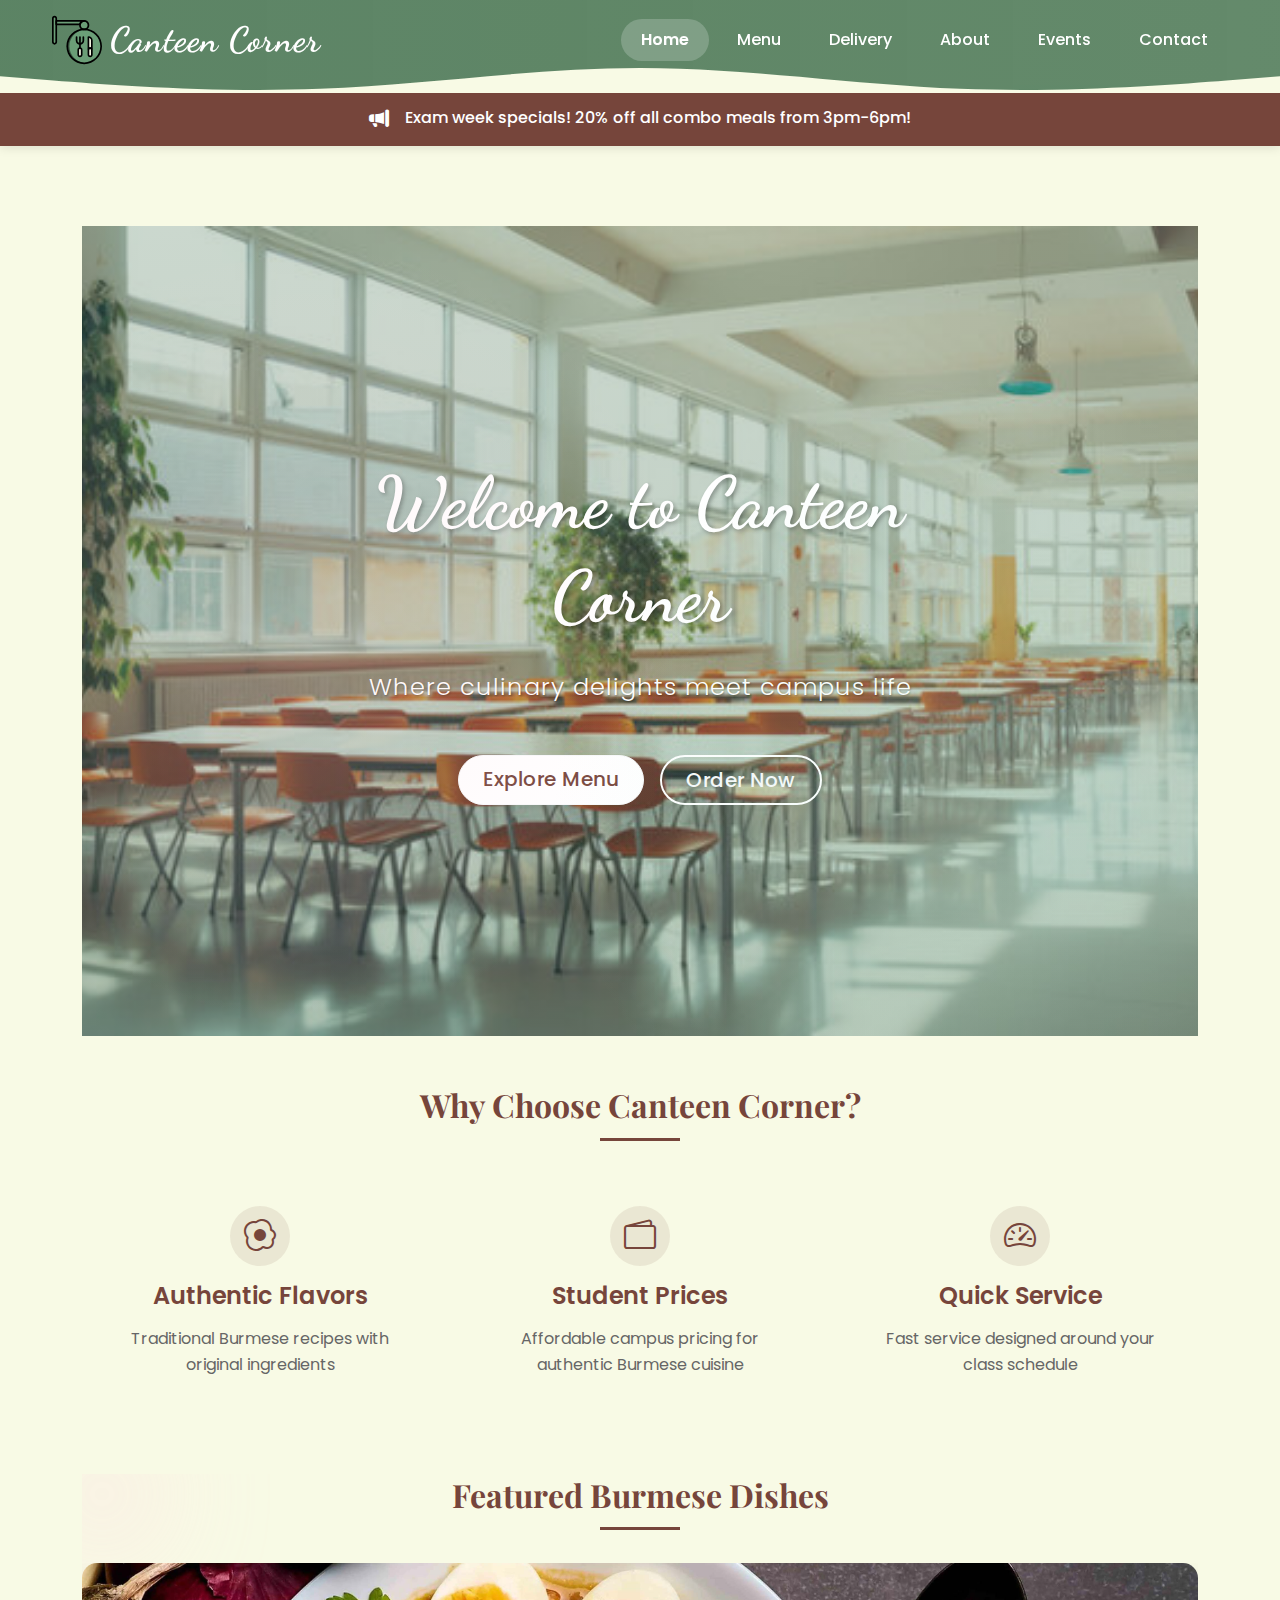
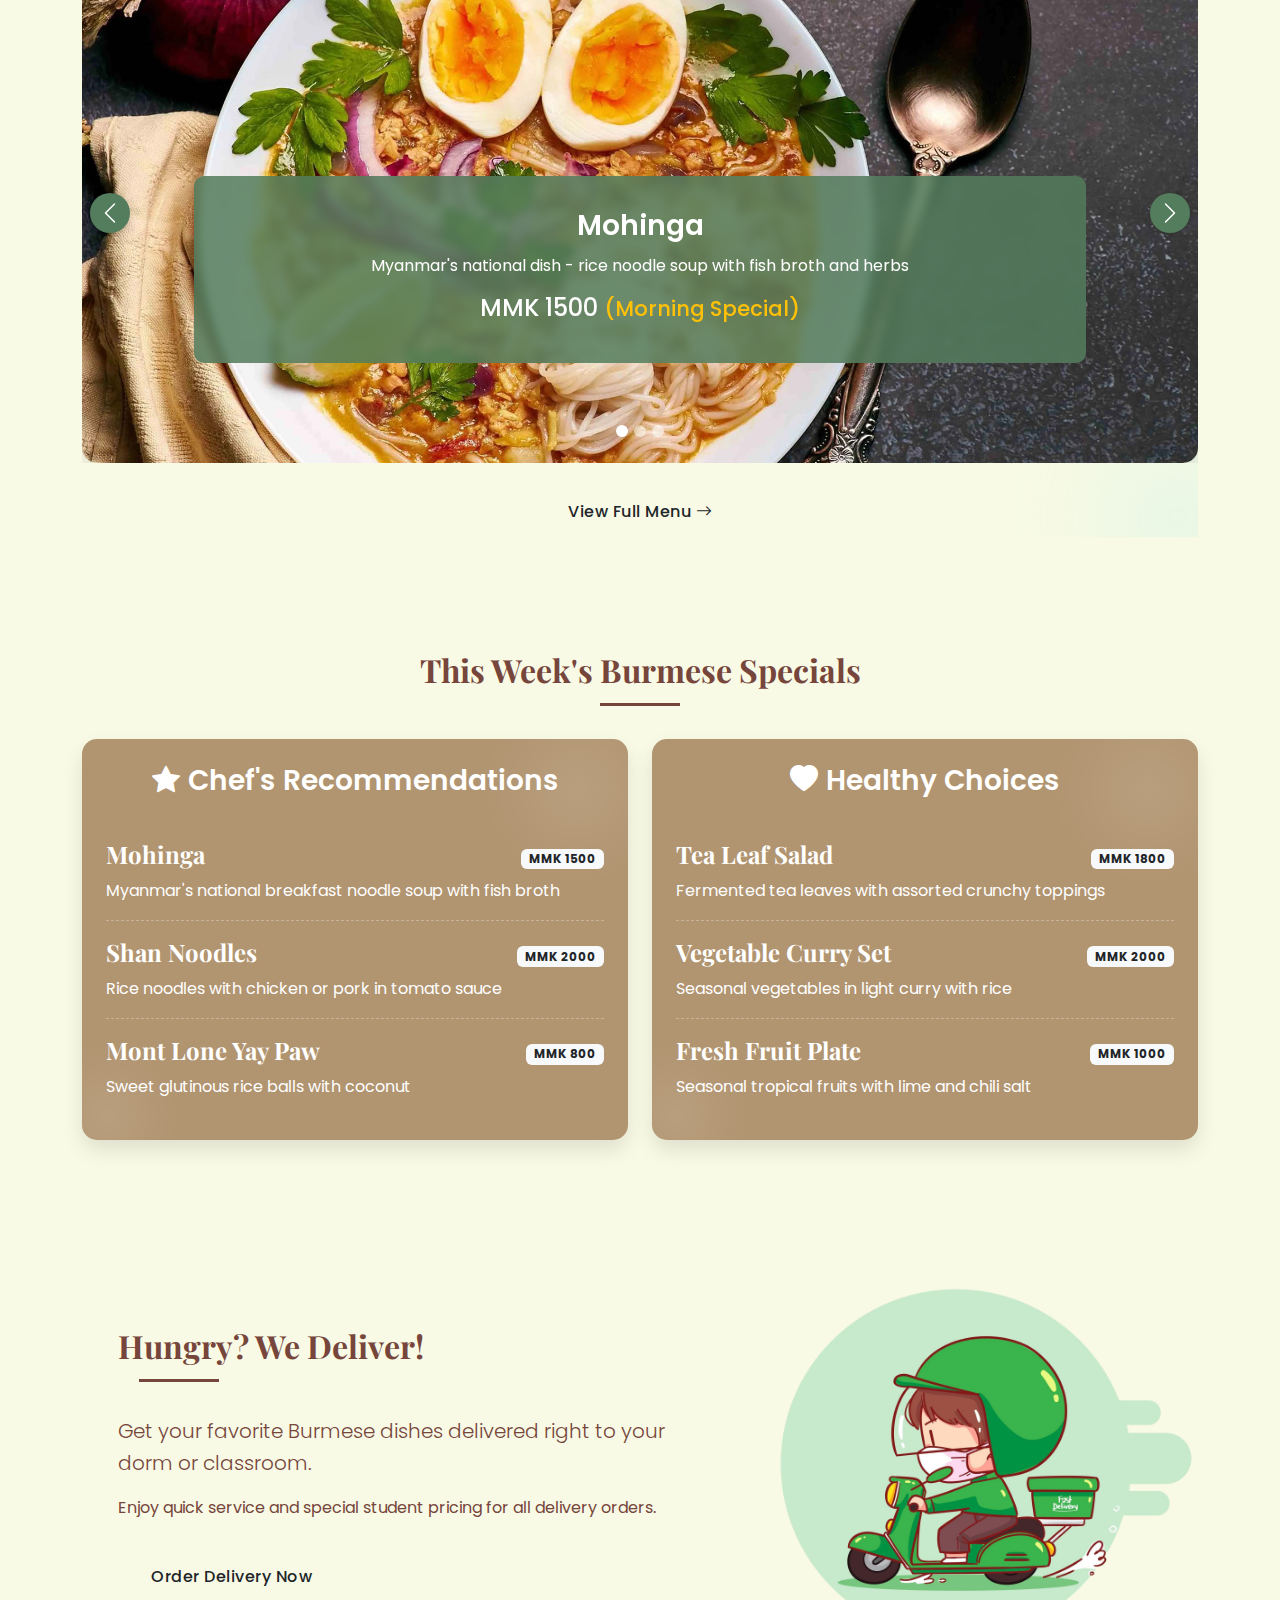
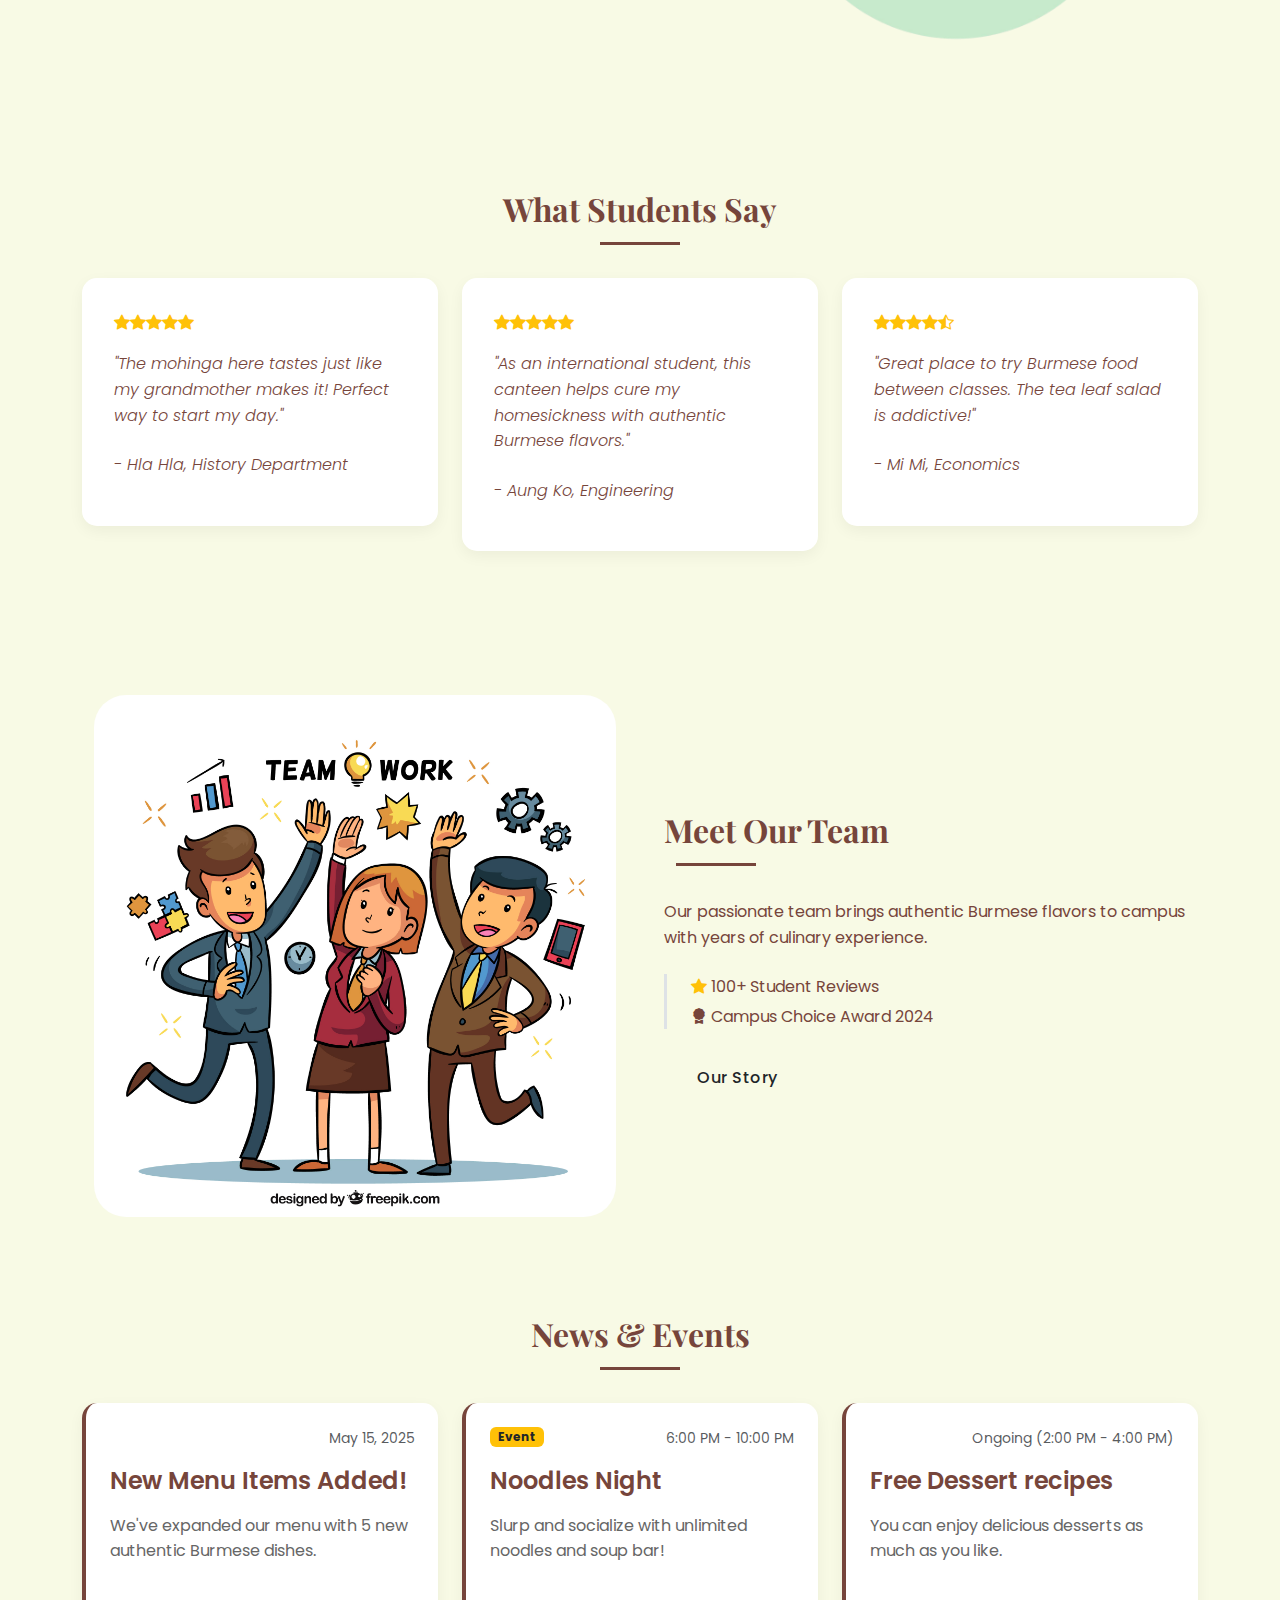
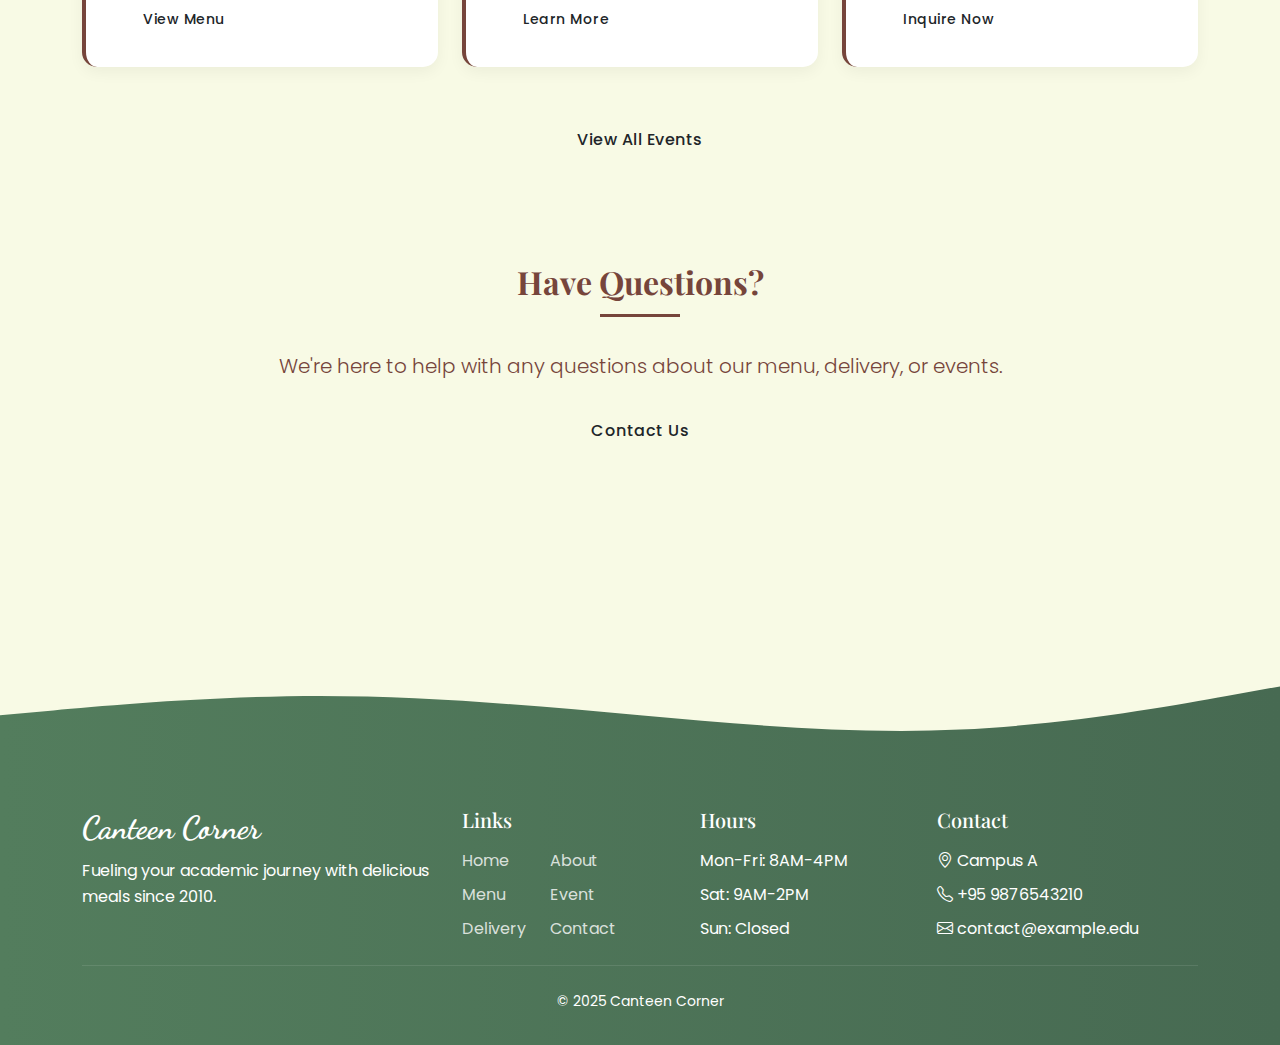
<file: index.html>
<!DOCTYPE html>
<html lang="en">
  <head>
    <meta charset="UTF-8" />
    <meta name="viewport" content="width=device-width, initial-scale=1.0" />
    <meta name="google-site-verification" content="YuxaKa4TpGYKqUxvxGZZw90Ifw2OWvFw82BMSa_TGjQ" />
    <meta
      name="description"
      content="Canteen Corner offers authentic Burmese cuisine at student-friendly prices. Enjoy traditional dishes like Mohinga, Tea Leaf Salad, and Shan Noodles on campus or via delivery."
    />
    <meta
      name="keywords"
      content="Burmese food, campus canteen, student meals, Mohinga, Tea Leaf Salad, affordable dining, NUCS food, NUCS campus"
    />
    <meta name="author" content="Teapots" />

    <title>Home | Canteen Corner</title>
    <link rel="canonical" href="https://canteen-corner.onrender.com/" />
    <link
      rel="icon"
      href="https://canteen-corner.onrender.com/images/layout_logo.svg"
      type="image/x-icon"
    />

    <!-- Custom CSS -->
    <link rel="stylesheet" href="./styles/main.css" />
    <link rel="stylesheet" href="./styles/home.css" />

    <meta property="og:title" content="Canteen Corner" />
    <meta property="og:site_name" content="Canteen Corner" />

    <script type="application/ld+json">
      {
        "@context": "https://schema.org",
        "@type": "WebSite",
        "name": "Canteen Corner",
        "url": "https://canteen-corner.onrender.com/"
      }
    </script>
  </head>
  <body>
    <!-- Navbar -->
    <nav class="navbar navbar-expand-lg navbar-dark">
      <div class="container-fluid navbar-container">
        <a class="navbar-brand" href="index.html">
          <img src="./images/layout_logo.svg" width="50" height="50" alt="" />
          Canteen Corner
        </a>
        <button
          class="navbar-toggler"
          type="button"
          data-bs-toggle="collapse"
          data-bs-target="#navbarNav"
          aria-controls="navbarNav"
          aria-expanded="false"
          aria-label="Toggle navigation"
        >
          <i class="bi bi-list"></i>
        </button>
        <div class="collapse navbar-collapse" id="navbarNav">
          <ul class="navbar-nav ms-auto">
            <li class="nav-item active">
              <a class="nav-link" href="index.html">Home</a>
            </li>
            <li class="nav-item">
              <a class="nav-link" href="menu.html#breakfast">Menu</a>
            </li>
            <li class="nav-item">
              <a class="nav-link" href="delivery.html">Delivery</a>
            </li>
            <li class="nav-item">
              <a class="nav-link" href="about.html">About</a>
            </li>
            <li class="nav-item">
              <a class="nav-link" href="event.html">Events</a>
            </li>
            <li class="nav-item">
              <a class="nav-link" href="contact.html">Contact</a>
            </li>
          </ul>
        </div>
      </div>
    </nav>

    <!-- Announcement Ticker -->
    <div class="announcement-ticker">
      <div class="ticker-content">
        <span class="ticker-icon"><i class="bi bi-megaphone-fill"></i></span>
        <span class="ticker-text">Exam week specials! 20% off all combo meals from 3pm-6pm!</span>
      </div>
    </div>

    <!-- Main Content -->
    <main class="main-content">
      <div class="container">
        <!-- Hero Section -->
        <section class="hero-section">
          <div class="container">
            <div class="row">
              <div class="col-lg-8 mx-auto text-center">
                <h1 class="fw-bold mb-4">Welcome to Canteen Corner</h1>
                <p class="lead mb-5">Where culinary delights meet campus life</p>
                <div class="d-flex gap-3 justify-content-center">
                  <a href="menu.html#breakfast" class="btn btn-light btn-lg px-4 py-2"
                    >Explore Menu</a
                  >
                  <a href="delivery.html" class="btn btn-outline-light btn-lg px-4 py-2"
                    >Order Now</a
                  >
                </div>
              </div>
            </div>
          </div>
        </section>

        <!-- Features Section -->
        <section class="features-section pt-5">
          <div class="container">
            <h2 class="section-title mb-5">Why Choose Canteen Corner?</h2>
            <div class="row g-5 text-center">
              <div class="col-md-4">
                <div class="feature-item">
                  <div class="feature-icon-wrapper mb-3">
                    <i class="bi bi-egg-fried feature-icon"></i>
                  </div>
                  <h3 class="h4 mb-3">Authentic Flavors</h3>
                  <p class="mb-0">Traditional Burmese recipes with original ingredients</p>
                </div>
              </div>

              <div class="col-md-4">
                <div class="feature-item">
                  <div class="feature-icon-wrapper mb-3">
                    <i class="bi bi-wallet2 feature-icon"></i>
                  </div>
                  <h3 class="h4 mb-3">Student Prices</h3>
                  <p class="mb-0">Affordable campus pricing for authentic Burmese cuisine</p>
                </div>
              </div>

              <div class="col-md-4">
                <div class="feature-item">
                  <div class="feature-icon-wrapper mb-3">
                    <i class="bi bi-speedometer2 feature-icon"></i>
                  </div>
                  <h3 class="h4 mb-3">Quick Service</h3>
                  <p class="mb-0">Fast service designed around your class schedule</p>
                </div>
              </div>
            </div>
          </div>
        </section>

        <!-- Featured Dishes Carousel -->
        <section class="carousel-container">
          <h2 class="section-title">Featured Burmese Dishes</h2>
          <div id="featuredCarousel" class="carousel slide" data-bs-ride="carousel">
            <div class="carousel-indicators">
              <button
                type="button"
                data-bs-target="#featuredCarousel"
                data-bs-slide-to="0"
                class="active"
              ></button>
              <button
                type="button"
                data-bs-target="#featuredCarousel"
                data-bs-slide-to="1"
              ></button>
              <button
                type="button"
                data-bs-target="#featuredCarousel"
                data-bs-slide-to="2"
              ></button>
            </div>
            <div class="carousel-inner">
              <div
                class="carousel-item active"
                style="background-image: url('./images/home/mohinga.jpg')"
              >
                <div class="carousel-caption">
                  <h3>Mohinga</h3>
                  <p>Myanmar's national dish - rice noodle soup with fish broth and herbs</p>
                  <p class="h4">MMK 1500 <small class="text-warning">(Morning Special)</small></p>
                </div>
              </div>
              <div
                class="carousel-item"
                style="background-image: url('./images/home/tea-leaf.png')"
              >
                <div class="carousel-caption">
                  <h3>Tea Leaf Salad (Lahpet Thoke)</h3>
                  <p>Fermented tea leaves with crispy beans, nuts, and sesame seeds</p>
                  <p class="h4">MMK 1800 <small class="text-warning">(Signature Dish)</small></p>
                </div>
              </div>
              <div class="carousel-item" style="background-image: url('./images/home/noodle.jpg')">
                <div class="carousel-caption">
                  <h3>Ohn No Khao Swè</h3>
                  <p>Coconut chicken noodles with boiled egg and crispy toppings</p>
                  <p class="h4">MMK 1800 <small class="text-warning">(Best Seller)</small></p>
                </div>
              </div>
            </div>
            <button
              class="carousel-control-prev"
              type="button"
              data-bs-target="#featuredCarousel"
              data-bs-slide="prev"
            >
              <span class="carousel-control-prev-icon" aria-hidden="true"></span>
              <span class="visually-hidden">Previous</span>
            </button>
            <button
              class="carousel-control-next"
              type="button"
              data-bs-target="#featuredCarousel"
              data-bs-slide="next"
            >
              <span class="carousel-control-next-icon" aria-hidden="true"></span>
              <span class="visually-hidden">Next</span>
            </button>
          </div>
          <div class="d-flex justify-content-center align-items-center mt-4">
            <a href="menu.html#breakfast" class="btn btn-md btn-outline-accent"
              >View Full Menu <i class="bi bi-arrow-right"></i
            ></a>
          </div>
        </section>

        <!-- Menu Highlights -->
        <section class="mb-5 py-5">
          <h2 class="section-title">This Week's Burmese Specials</h2>
          <div class="row g-4">
            <div class="col-lg-6">
              <div class="menu-highlight p-4 h-100">
                <h3 class="text-center mb-4">
                  <i class="bi bi-star-fill me-2"></i>Chef's Recommendations
                </h3>
                <div class="menu-item">
                  <div class="d-flex justify-content-between align-items-center">
                    <h4>Mohinga</h4>
                    <span class="badge bg-light text-dark">MMK 1500</span>
                  </div>
                  <p class="mb-0">Myanmar's national breakfast noodle soup with fish broth</p>
                </div>
                <div class="menu-item">
                  <div class="d-flex justify-content-between align-items-center">
                    <h4>Shan Noodles</h4>
                    <span class="badge bg-light text-dark">MMK 2000</span>
                  </div>
                  <p class="mb-0">Rice noodles with chicken or pork in tomato sauce</p>
                </div>
                <div class="menu-item">
                  <div class="d-flex justify-content-between align-items-center">
                    <h4>Mont Lone Yay Paw</h4>
                    <span class="badge bg-light text-dark">MMK 800</span>
                  </div>
                  <p class="mb-0">Sweet glutinous rice balls with coconut</p>
                </div>
              </div>
            </div>
            <div class="col-lg-6">
              <div class="menu-highlight p-4 h-100">
                <h3 class="text-center mb-4">
                  <i class="bi bi-heart-fill me-2"></i>Healthy Choices
                </h3>
                <div class="menu-item">
                  <div class="d-flex justify-content-between align-items-center">
                    <h4>Tea Leaf Salad</h4>
                    <span class="badge bg-light text-dark">MMK 1800</span>
                  </div>
                  <p class="mb-0">Fermented tea leaves with assorted crunchy toppings</p>
                </div>
                <div class="menu-item">
                  <div class="d-flex justify-content-between align-items-center">
                    <h4>Vegetable Curry Set</h4>
                    <span class="badge bg-light text-dark">MMK 2000</span>
                  </div>
                  <p class="mb-0">Seasonal vegetables in light curry with rice</p>
                </div>
                <div class="menu-item">
                  <div class="d-flex justify-content-between align-items-center">
                    <h4>Fresh Fruit Plate</h4>
                    <span class="badge bg-light text-dark">MMK 1000</span>
                  </div>
                  <p class="mb-0">Seasonal tropical fruits with lime and chili salt</p>
                </div>
              </div>
            </div>
          </div>
        </section>

        <!-- Delivery -->
        <section class="delivery mb-5 py-5">
          <div class="row align-items-center">
            <div class="col-lg-7 mb-4 mb-lg-0 ps-5">
              <h2 class="section-title text-start">Hungry? We Deliver!</h2>
              <p class="lead">
                Get your favorite Burmese dishes delivered right to your dorm or classroom.
              </p>
              <p>Enjoy quick service and special student pricing for all delivery orders.</p>
              <a href="delivery.html" class="btn btn-accent mt-3">Order Delivery Now</a>
            </div>
            <div class="col-lg-5">
              <img src="./images/home/delivery.png" alt="Delivery service" class="img-fluid" />
            </div>
          </div>
        </section>

        <!-- Testimonials -->
        <section class="mb-5 py-5">
          <h2 class="section-title">What Students Say</h2>
          <div class="row g-4">
            <div class="col-md-4">
              <div class="testimonial-card">
                <div class="d-flex mb-3">
                  <i class="bi bi-star-fill text-warning"></i>
                  <i class="bi bi-star-fill text-warning"></i>
                  <i class="bi bi-star-fill text-warning"></i>
                  <i class="bi bi-star-fill text-warning"></i>
                  <i class="bi bi-star-fill text-warning"></i>
                </div>
                <p>
                  "The mohinga here tastes just like my grandmother makes it! Perfect way to start
                  my day."
                </p>
                <p class="testimonial-author">- Hla Hla, History Department</p>
              </div>
            </div>
            <div class="col-md-4">
              <div class="testimonial-card">
                <div class="d-flex mb-3">
                  <i class="bi bi-star-fill text-warning"></i>
                  <i class="bi bi-star-fill text-warning"></i>
                  <i class="bi bi-star-fill text-warning"></i>
                  <i class="bi bi-star-fill text-warning"></i>
                  <i class="bi bi-star-fill text-warning"></i>
                </div>
                <p>
                  "As an international student, this canteen helps cure my homesickness with
                  authentic Burmese flavors."
                </p>
                <p class="testimonial-author">- Aung Ko, Engineering</p>
              </div>
            </div>
            <div class="col-md-4">
              <div class="testimonial-card">
                <div class="d-flex mb-3">
                  <i class="bi bi-star-fill text-warning"></i>
                  <i class="bi bi-star-fill text-warning"></i>
                  <i class="bi bi-star-fill text-warning"></i>
                  <i class="bi bi-star-fill text-warning"></i>
                  <i class="bi bi-star-half text-warning"></i>
                </div>
                <p>
                  "Great place to try Burmese food between classes. The tea leaf salad is
                  addictive!"
                </p>
                <p class="testimonial-author">- Mi Mi, Economics</p>
              </div>
            </div>
          </div>
        </section>

        <!-- About us -->
        <section class="about py-5">
          <div class="container">
            <div class="row align-items-center gx-5">
              <div class="col-lg-6 mb-4 mb-lg-0">
                <img src="./images/home/team.jpg" alt="Our team" class="img-fluid rounded-5" />
              </div>
              <div class="col-lg-6">
                <h2 class="section-title text-start">Meet Our Team</h2>
                <p>
                  Our passionate team brings authentic Burmese flavors to campus with years of
                  culinary experience.
                </p>
                <div class="d-flex align-items-center mt-4">
                  <div class="border-start border-3 ps-4">
                    <p class="mb-1">
                      <i class="bi bi-star-fill text-warning"></i> 100+ Student Reviews
                    </p>
                    <p class="mb-0">
                      <i class="bi bi-award-fill text-accent"></i> Campus Choice Award 2024
                    </p>
                  </div>
                </div>
                <a href="about.html" class="btn btn-accent mt-4">Our Story</a>
              </div>
            </div>
          </div>
        </section>

        <!-- News & Events -->
        <section class="py-5">
          <h2 class="section-title">News & Events</h2>
          <div class="row g-4">
            <div class="col-md-6 col-lg-4">
              <div class="news-card p-4 h-100">
                <div class="d-flex justify-content-between align-items-start mb-3">
                  <span class="badge bg-accent text-white">News</span>
                  <small class="text-muted">May 15, 2025</small>
                </div>
                <h4>New Menu Items Added!</h4>
                <p>We've expanded our menu with 5 new authentic Burmese dishes.</p>
                <a href="menu.html#breakfast" class="btn btn-sm btn-outline-accent mt-2"
                  >View Menu</a
                >
              </div>
            </div>
            <div class="col-md-6 col-lg-4">
              <div class="news-card p-4 h-100">
                <div class="d-flex justify-content-between align-items-start mb-3">
                  <span class="badge bg-warning text-dark">Event</span>
                  <small class="text-muted">6:00 PM - 10:00 PM </small>
                </div>
                <h4>Noodles Night</h4>
                <p>Slurp and socialize with unlimited noodles and soup bar!</p>
                <a href="event.html" class="btn btn-sm btn-outline-accent mt-2">Learn More</a>
              </div>
            </div>
            <div class="col-md-6 col-lg-4">
              <div class="news-card p-4 h-100">
                <div class="d-flex justify-content-between align-items-start mb-3">
                  <span class="badge bg-accent text-white">Promo</span>
                  <small class="text-muted">Ongoing (2:00 PM - 4:00 PM)</small>
                </div>
                <h4>Free Dessert recipes</h4>
                <p>You can enjoy delicious desserts as much as you like.</p>
                <a href="event.html" class="btn btn-sm btn-outline-accent mt-2">Inquire Now</a>
              </div>
            </div>
          </div>
          <div class="text-center mt-5">
            <a href="event.html" class="btn btn-accent px-4">View All Events</a>
          </div>
        </section>

        <!-- Contact -->
        <section class="py-5">
          <div class="container text-center">
            <h2 class="section-title">Have Questions?</h2>
            <p class="lead mb-4">
              We're here to help with any questions about our menu, delivery, or events.
            </p>
            <a href="contact.html" class="btn btn-accent btn-md px-4 mx-auto">Contact Us</a>
          </div>
        </section>
      </div>
    </main>

    <!-- Footer -->
    <footer class="footer">
      <div class="container footer-content">
        <div class="row">
          <div class="col-md-4 mb-4 mb-md-0">
            <h3 style="font-family: 'Dancing Script', cursive; font-size: 2rem">Canteen Corner</h3>
            <p class="mb-3">Fueling your academic journey with delicious meals since 2010.</p>
          </div>
          <div class="col-md col-6 mb-4 mb-md-0">
            <h4 class="h5 mb-3">Links</h4>
            <ul class="footer-links d-flex flex-row gap-4">
              <div>
                <li><a href="index.html">Home</a></li>
                <li><a href="menu.html#breakfast">Menu</a></li>
                <li><a href="delivery.html">Delivery</a></li>
              </div>
              <div>
                <li><a href="about.html">About</a></li>
                <li><a href="event.html">Event</a></li>
                <li><a href="contact.html">Contact</a></li>
              </div>
            </ul>
          </div>
          <div class="col-md col-6 mb-4 mb-md-0">
            <h4 class="h5 mb-3">Hours</h4>
            <ul class="footer-links">
              <li>Mon-Fri: 8AM-4PM</li>
              <li>Sat: 9AM-2PM</li>
              <li>Sun: Closed</li>
            </ul>
          </div>
          <div class="col-md-3">
            <h4 class="h5 mb-3">Contact</h4>
            <ul class="footer-links">
              <li><i class="bi bi-geo-alt"></i> Campus A</li>
              <li><i class="bi bi-telephone"></i> +95 9876543210</li>
              <li><i class="bi bi-envelope"></i> contact@example.edu</li>
            </ul>
          </div>
        </div>
        <div class="text-center pt-4" style="border-top: 1px solid rgba(255, 255, 255, 0.1)">
          <p class="mb-0 small">&copy; 2025 Canteen Corner</p>
        </div>
      </div>
    </footer>

    <!-- Bootstrap JS -->
    <script src="https://cdn.jsdelivr.net/npm/bootstrap@5.3.0/dist/js/bootstrap.bundle.min.js"></script>
  </body>
</html>
</file>
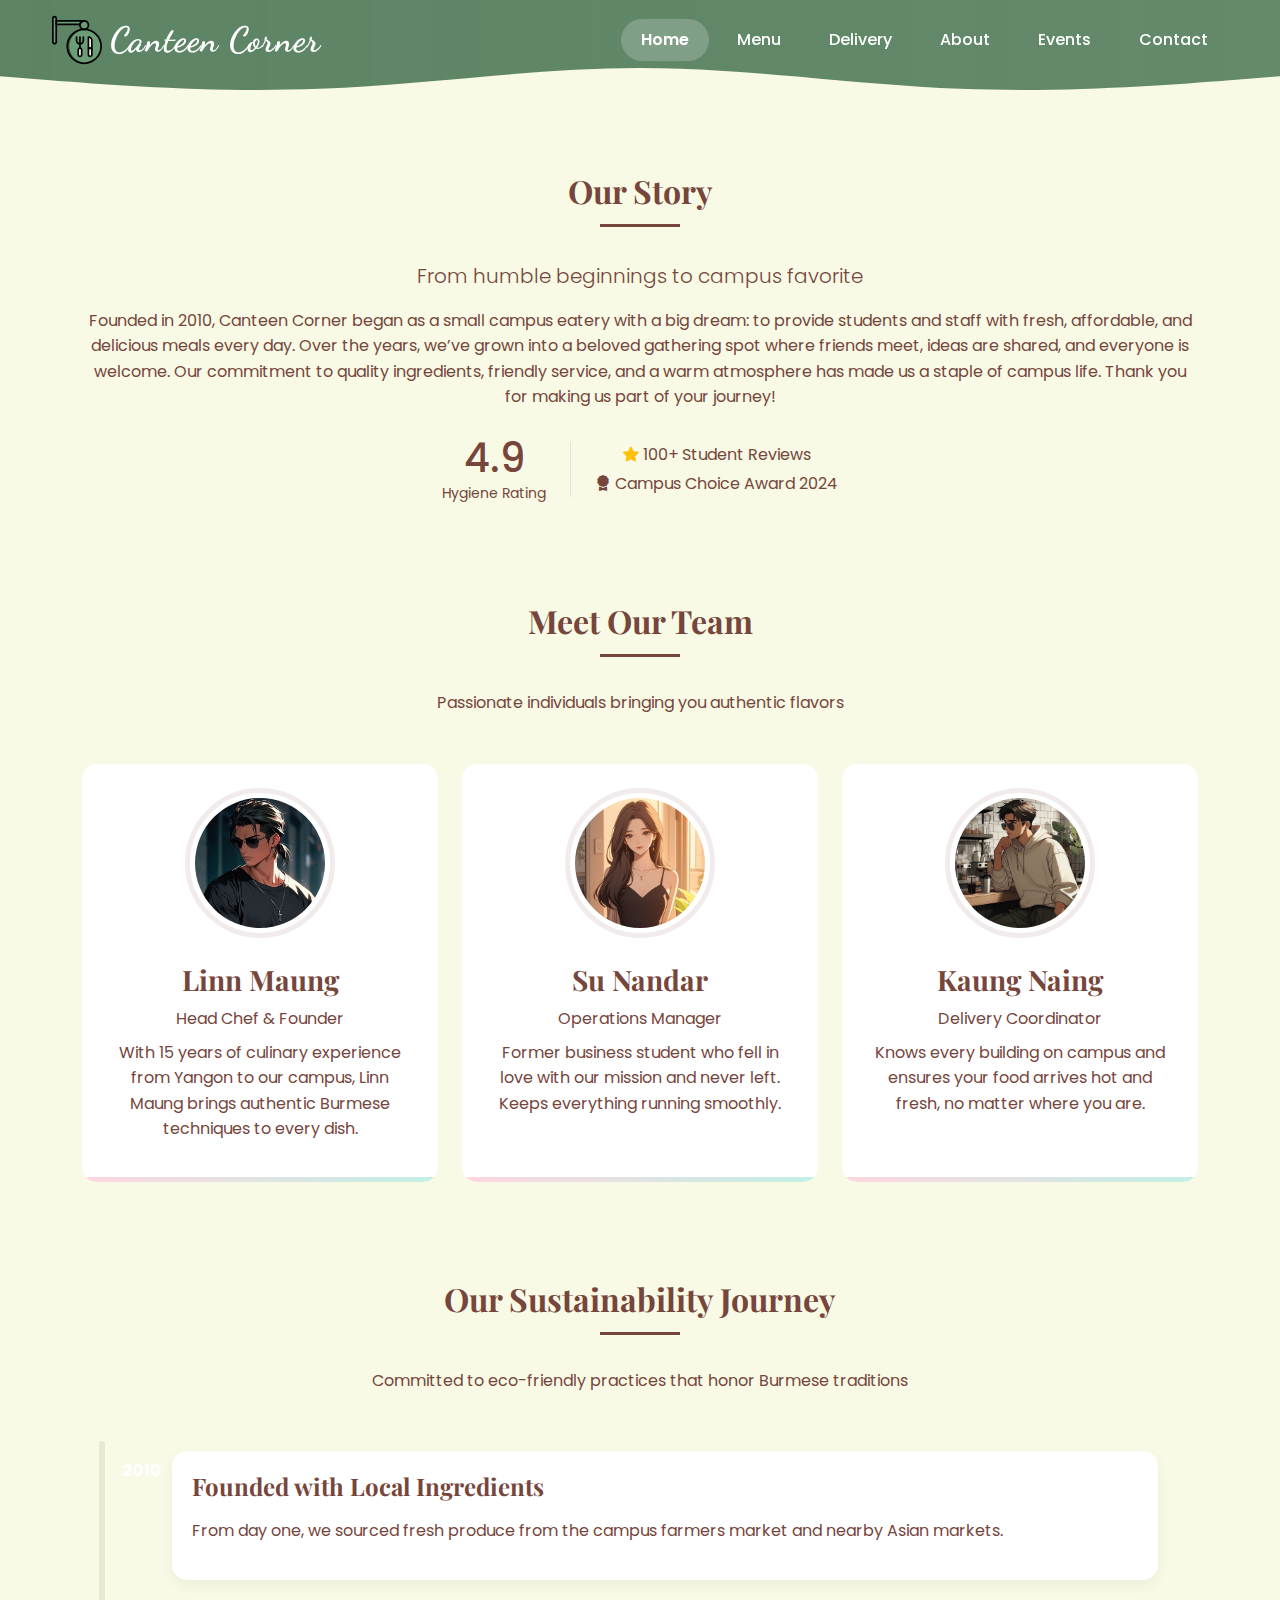
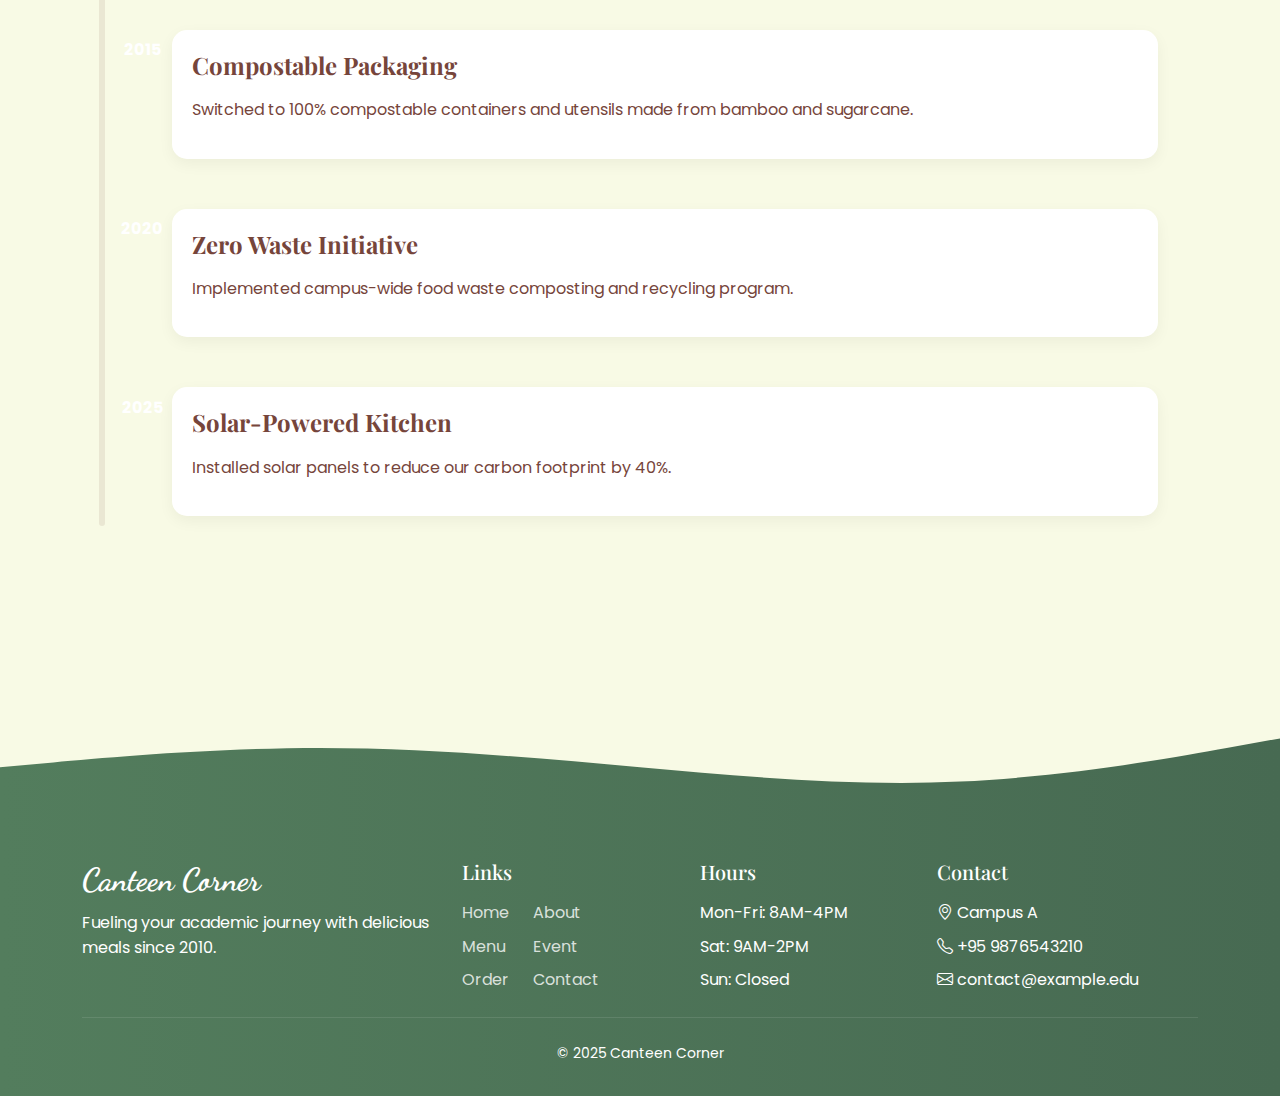
<file: about.html>
<!DOCTYPE html>
<html lang="en">
  <head>
    <meta charset="UTF-8" />
    <meta name="viewport" content="width=device-width, initial-scale=1.0" />
    <title>Canteen Corner - About</title>
    <link
      rel="shortcut icon"
      href="./images/layout_logo.svg"
      type="image/x-icon"
    />

    <!-- Custom CSS -->
    <link rel="stylesheet" href="/styles/main.css" />
    <link rel="stylesheet" href="/styles/about.css" />
  </head>
  <body>
    <!-- Navbar -->
    <nav class="navbar navbar-expand-lg navbar-dark">
      <div class="container-fluid navbar-container">
        <a class="navbar-brand" href="index.html">
          <img src="/images/layout_logo.svg" width="50" height="50" alt="" />
          Canteen Corner
        </a>
        <button
          class="navbar-toggler"
          type="button"
          data-bs-toggle="collapse"
          data-bs-target="#navbarNav"
          aria-controls="navbarNav"
          aria-expanded="false"
          aria-label="Toggle navigation"
        >
          <i class="bi bi-list"></i>
        </button>
        <div class="collapse navbar-collapse" id="navbarNav">
          <ul class="navbar-nav ms-auto">
            <li class="nav-item active">
              <a class="nav-link" href="index.html">Home</a>
            </li>
            <li class="nav-item">
              <a class="nav-link" href="menu.html">Menu</a>
            </li>
            <li class="nav-item">
              <a class="nav-link" href="delivery.html">Delivery</a>
            </li>
            <li class="nav-item">
              <a class="nav-link" href="about.html">About</a>
            </li>
            <li class="nav-item">
              <a class="nav-link" href="event.html">Events</a>
            </li>
            <li class="nav-item">
              <a class="nav-link" href="contact.html">Contact</a>
            </li>
          </ul>
        </div>
      </div>
    </nav>

    <!-- Main Content -->
    <main class="main-content">
      <div class="container">
        <!-- Our Story Section -->
        <section class="pb-5">
          <div class="text-center">
            <h2 class="section-title">Our Story</h2>
            <p class="lead">From humble beginnings to campus favorite</p>
            <p>
              Founded in 2010, Canteen Corner began as a small campus eatery
              with a big dream: to provide students and staff with fresh,
              affordable, and delicious meals every day. Over the years, we’ve
              grown into a beloved gathering spot where friends meet, ideas are
              shared, and everyone is welcome. Our commitment to quality
              ingredients, friendly service, and a warm atmosphere has made us a
              staple of campus life. Thank you for making us part of your
              journey!
            </p>
            <div class="d-flex align-items-center justify-content-center mt-4">
              <div class="me-4">
                <div class="h1 mb-0 text-accent">4.9</div>
                <div class="small">Hygiene Rating</div>
              </div>
              <div class="border-start ps-4">
                <p class="mb-1">
                  <i class="bi bi-star-fill text-warning"></i> 100+ Student
                  Reviews
                </p>
                <p class="mb-0">
                  <i class="bi bi-award-fill text-accent"></i> Campus Choice
                  Award 2024
                </p>
              </div>
            </div>
          </div>
        </section>

        <!-- Our Team Section -->
        <section class="py-5">
          <h2 class="section-title">Meet Our Team</h2>
          <p class="text-center mb-5">
            Passionate individuals bringing you authentic flavors
          </p>
          <div class="row g-4 justify-content-center">
            <div class="col-md-6 col-lg-4">
              <div class="team-card text-center p-4">
                <div class="team-img-wrapper mb-4">
                  <img
                    src="/images/about images/founder.jpg"
                    alt="Linn Maung"
                    class="img-fluid rounded-circle"
                  />
                </div>
                <h3>Linn Maung</h3>
                <p class="text-accent mb-2">Head Chef & Founder</p>
                <p>
                  With 15 years of culinary experience from Yangon to our
                  campus, Linn Maung brings authentic Burmese techniques to every
                  dish.
                </p>
              </div>
            </div>

            <div class="col-md-6 col-lg-4">
              <div class="team-card text-center p-4">
                <div class="team-img-wrapper mb-4">
                  <img
                    src="/images/about images/manager.jpg"
                    alt="Su Nandar"
                    class="img-fluid rounded-circle"
                  />
                </div>
                <h3>Su Nandar</h3>
                <p class="text-accent mb-2">Operations Manager</p>
                <p>
                  Former business student who fell in love with our mission and
                  never left. Keeps everything running smoothly.
                </p>
              </div>
            </div>

            <div class="col-md-6 col-lg-4">
              <div class="team-card text-center p-4">
                <div class="team-img-wrapper mb-4">
                  <img
                    src="/images/about images/delivery coordinator.jpg"
                    alt="Kaung Naing"
                    class="img-fluid rounded-circle"
                  />
                </div>
                <h3>Kaung Naing</h3>
                <p class="text-accent mb-2">Delivery Coordinator</p>
                <p>
                  Knows every building on campus and ensures your food arrives
                  hot and fresh, no matter where you are.
                </p>
              </div>
            </div>
          </div>
        </section>

        <!-- Sustainability Timeline -->
        <section class="pt-5">
          <h2 class="section-title">Our Sustainability Journey</h2>
          <p class="text-center mb-5">
            Committed to eco-friendly practices that honor Burmese traditions
          </p>

          <div class="timeline">
            <div class="timeline-item">
              <div class="timeline-badge bg-accent">2010</div>
              <div class="timeline-panel">
                <h4>Founded with Local Ingredients</h4>
                <p>
                  From day one, we sourced fresh produce from the campus farmers
                  market and nearby Asian markets.
                </p>
              </div>
            </div>

            <div class="timeline-item">
              <div class="timeline-badge bg-accent">2015</div>
              <div class="timeline-panel">
                <h4>Compostable Packaging</h4>
                <p>
                  Switched to 100% compostable containers and utensils made from
                  bamboo and sugarcane.
                </p>
              </div>
            </div>

            <div class="timeline-item">
              <div class="timeline-badge bg-accent">2020</div>
              <div class="timeline-panel">
                <h4>Zero Waste Initiative</h4>
                <p>
                  Implemented campus-wide food waste composting and recycling
                  program.
                </p>
              </div>
            </div>

            <div class="timeline-item">
              <div class="timeline-badge bg-accent">2025</div>
              <div class="timeline-panel">
                <h4>Solar-Powered Kitchen</h4>
                <p>
                  Installed solar panels to reduce our carbon footprint by 40%.
                </p>
              </div>
            </div>
          </div>
        </section>
      </div>
    </main>

    <!-- Footer -->
    <footer class="footer">
      <div class="container footer-content">
        <div class="row">
          <div class="col-md-4 mb-4 mb-md-0">
            <h3 style="font-family: 'Dancing Script', cursive; font-size: 2rem">
              Canteen Corner
            </h3>
            <p class="mb-3">
              Fueling your academic journey with delicious meals since 2010.
            </p>
          </div>
          <div class="col-md col-6 mb-4 mb-md-0">
            <h4 class="h5 mb-3">Links</h4>
            <ul class="footer-links d-flex flex-row gap-4">
              <div>
                <li><a href="index.html">Home</a></li>
                <li><a href="menu.html">Menu</a></li>
                <li><a href="delivery.html">Order</a></li>
              </div>
              <div>
                <li><a href="about.html">About</a></li>
                <li><a href="event.html">Event</a></li>
                <li><a href="contact.html">Contact</a></li>
              </div>
            </ul>
          </div>
          <div class="col-md col-6 mb-4 mb-md-0">
            <h4 class="h5 mb-3">Hours</h4>
            <ul class="footer-links">
              <li>Mon-Fri: 8AM-4PM</li>
              <li>Sat: 9AM-2PM</li>
              <li>Sun: Closed</li>
            </ul>
          </div>
          <div class="col-md-3">
            <h4 class="h5 mb-3">Contact</h4>
            <ul class="footer-links">
              <li><i class="bi bi-geo-alt"></i> Campus A</li>
              <li><i class="bi bi-telephone"></i> +95 9876543210</li>
              <li><i class="bi bi-envelope"></i> contact@example.edu</li>
            </ul>
          </div>
        </div>
        <div
          class="text-center pt-4"
          style="border-top: 1px solid rgba(255, 255, 255, 0.1)"
        >
          <p class="mb-0 small">&copy; 2025 Canteen Corner</p>
        </div>
      </div>
    </footer>

    <!-- Bootstrap JS -->
    <script src="https://cdn.jsdelivr.net/npm/bootstrap@5.3.0/dist/js/bootstrap.bundle.min.js"></script>
  </body>
</html>
</file>
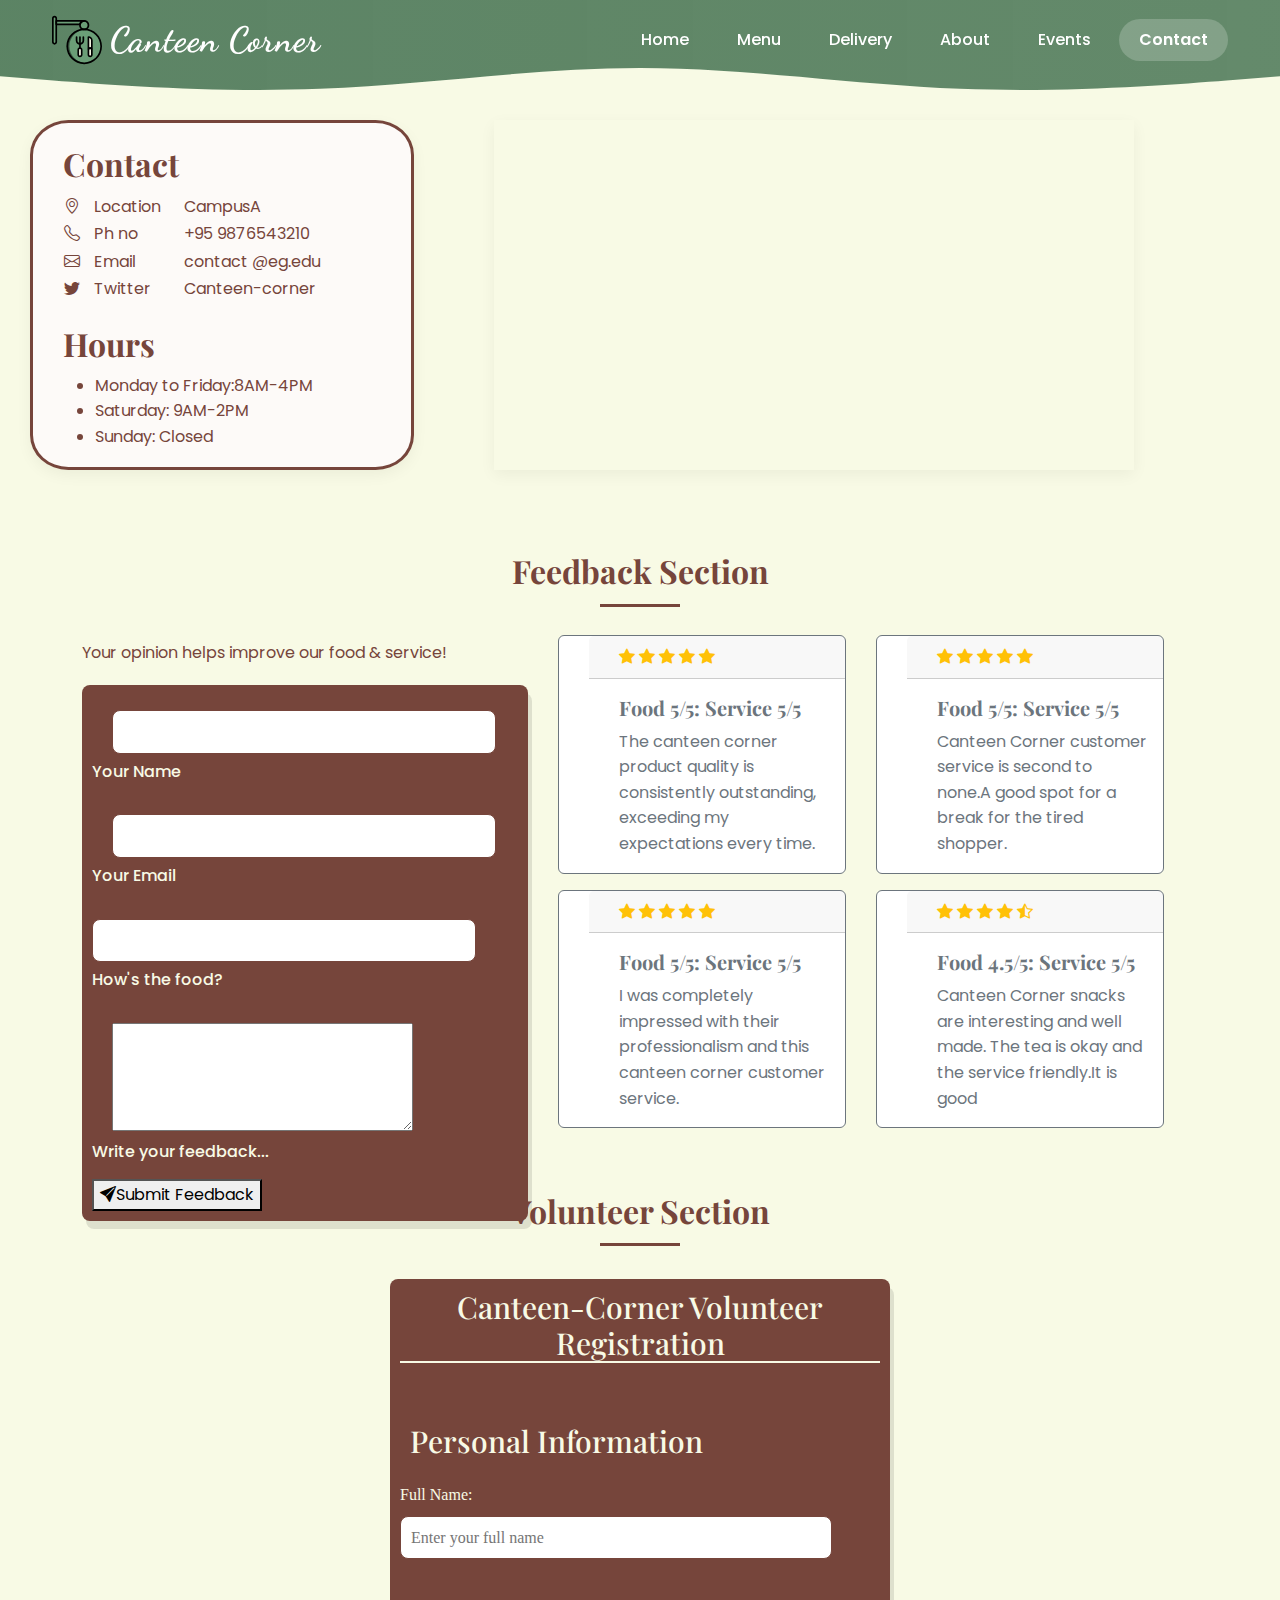
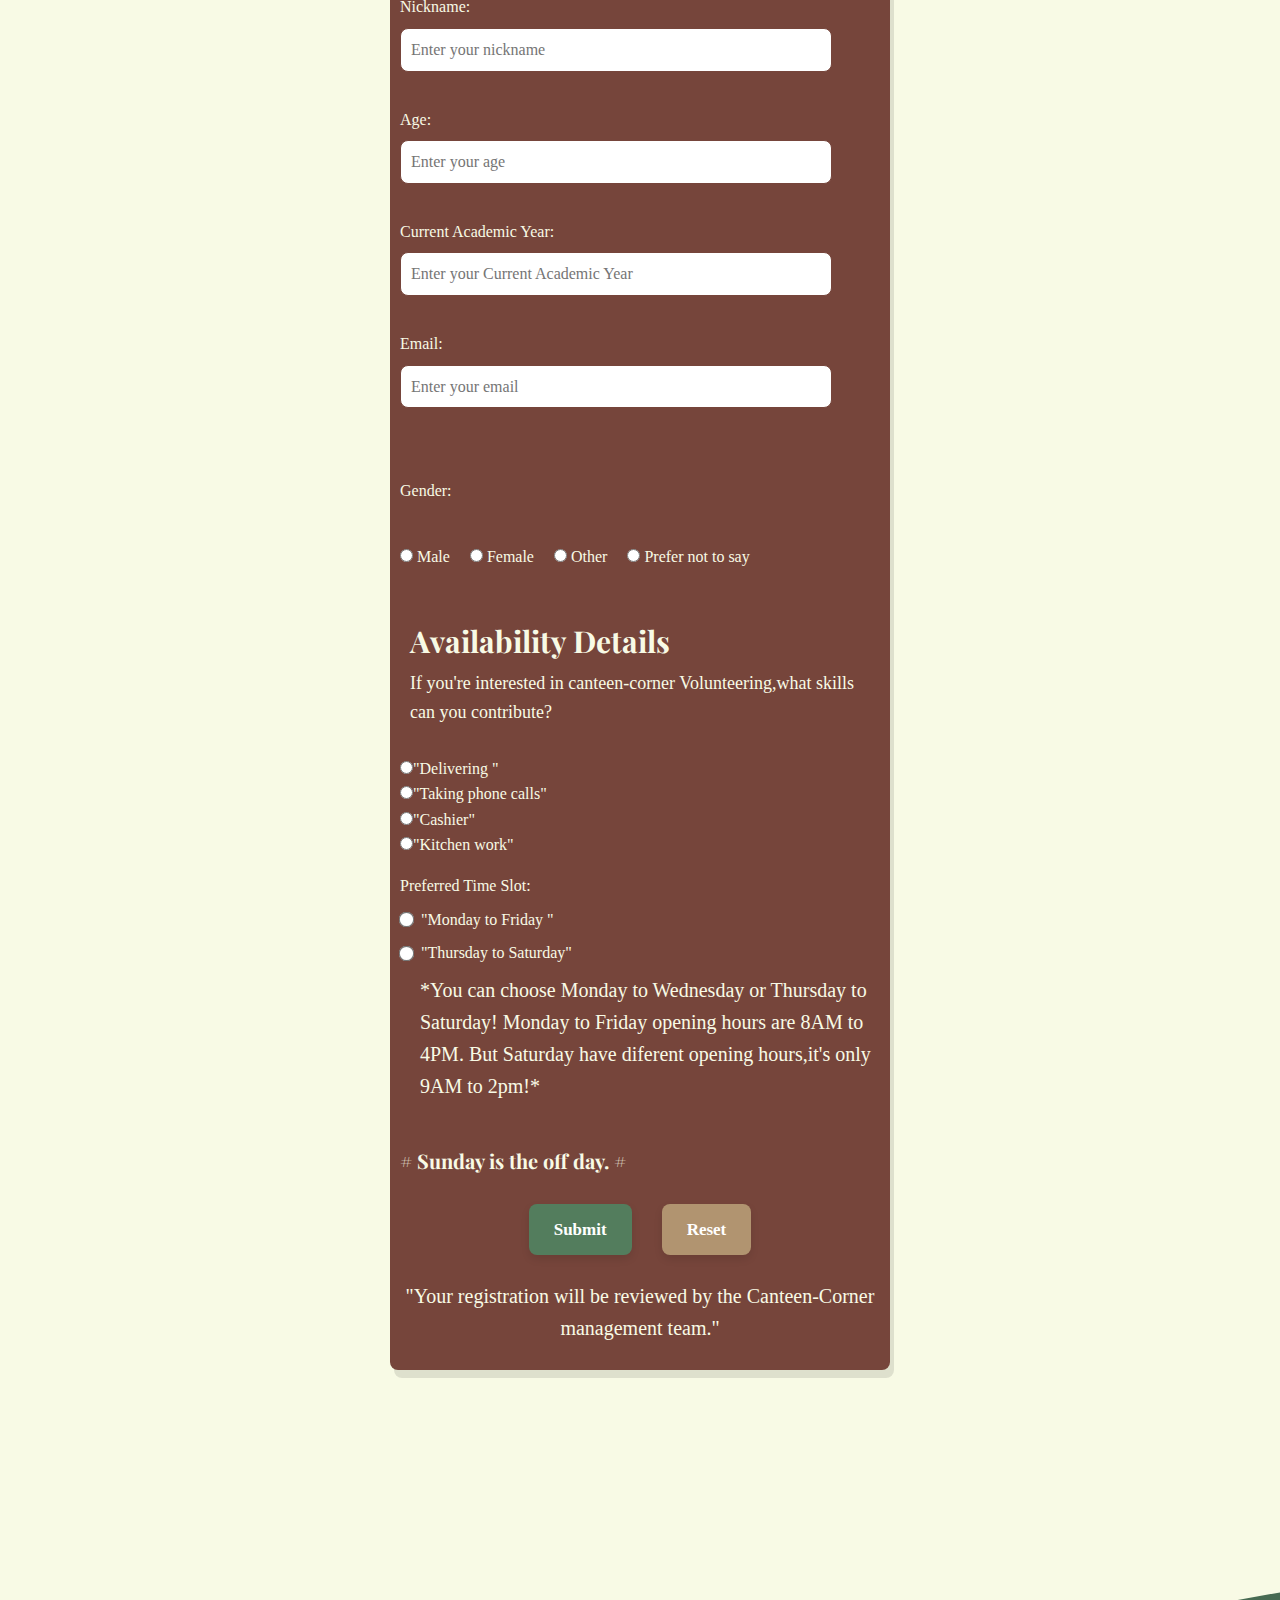
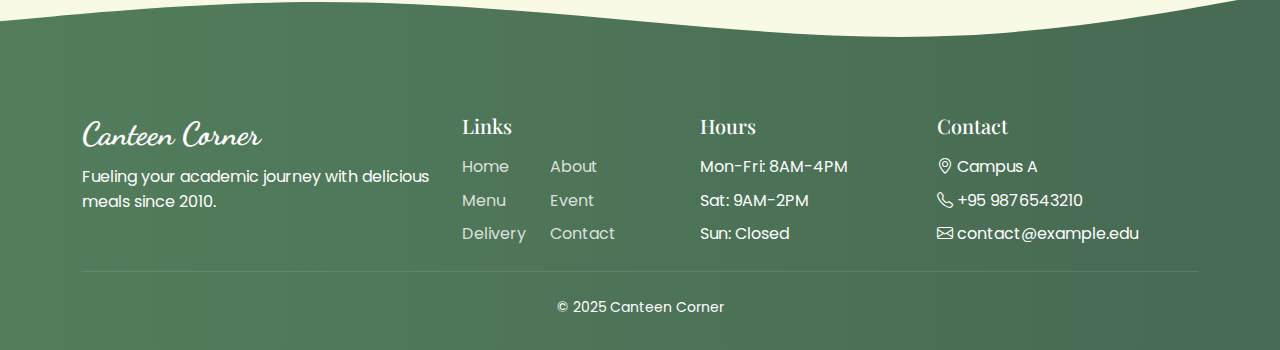
<file: contact.html>
<!DOCTYPE html>
<html lang="en">
  <head>
    <meta charset="UTF-8" />
    <meta name="viewport" content="width=device-width, initial-scale=1.0" />
    <title>Contact | Canteen Corner</title>
    <link rel="shortcut icon" href="./images/layout_logo.svg" type="image/x-icon" />

    <!-- Custom CSS -->
    <link rel="stylesheet" href="./styles/main.css" />
    <link rel="stylesheet" href="./styles/contact.css" />
  </head>
  <body>
    <!-- Navbar -->
    <nav class="navbar navbar-expand-lg navbar-dark">
      <div class="container-fluid navbar-container">
        <a class="navbar-brand" href="index.html">
          <img src="./images/layout_logo.svg" width="50" height="50" alt="" />
          Canteen Corner
        </a>
        <button
          class="navbar-toggler"
          type="button"
          data-bs-toggle="collapse"
          data-bs-target="#navbarNav"
          aria-controls="navbarNav"
          aria-expanded="false"
          aria-label="Toggle navigation"
        >
          <i class="bi bi-list"></i>
        </button>
        <div class="collapse navbar-collapse" id="navbarNav">
          <ul class="navbar-nav ms-auto">
            <li class="nav-item">
              <a class="nav-link" href="index.html">Home</a>
            </li>
            <li class="nav-item">
              <a class="nav-link" href="menu.html#breakfast">Menu</a>
            </li>
            <li class="nav-item">
              <a class="nav-link" href="delivery.html">Delivery</a>
            </li>
            <li class="nav-item">
              <a class="nav-link" href="about.html">About</a>
            </li>
            <li class="nav-item">
              <a class="nav-link" href="event.html">Events</a>
            </li>
            <li class="nav-item active">
              <a class="nav-link" href="contact.html">Contact</a>
            </li>
          </ul>
        </div>
      </div>
    </nav>
    <!--Aside-->
    <div class="aside">
      <aside>
        <div class="contactinfo">
          <h2>Contact</h2>
          <table>
            <tr>
              <td width="30px"><i class="bi bi-geo-alt"></i></td>
              <td>Location</td>
              <td>CampusA</td>
            </tr>

            <tr>
              <td><i class="bi bi-telephone"></i></td>
              <td>Ph no</td>
              <td>+95 9876543210</td>
            </tr>

            <tr>
              <td><i class="bi bi-envelope"></i></td>
              <td>Email</td>
              <td>contact @eg.edu</td>
            </tr>

            <tr>
              <td><i class="bi bi-twitter"></i></td>
              <td>Twitter</td>
              <td>Canteen-corner</td>
            </tr>
          </table>
        </div>
        <div class="contacthr">
          <h2>Hours</h2>
          <ul>
            <li>Monday to Friday:8AM-4PM</li>
            <li>Saturday: 9AM-2PM</li>
            <li>Sunday: Closed</li>
          </ul>
        </div>
      </aside>
      <section class="map">
        <iframe
          src="https://www.google.com/maps/embed?pb=!1m18!1m12!1m3!1d122111.3915666975!2d95.99610711454754!3d16.975485546842954!2m3!1f0!2f0!3f0!3m2!1i1024!2i768!4f13.1!3m3!1m2!1s0x30c197cfffffffff%3A0x9b7063ef05e0bc96!2sUniversity%20of%20Computer%20Studies%2CYangon!5e0!3m2!1sen!2smm!4v1752406782266!5m2!1sen!2smm"
          width="600"
          height="450"
          style="border: 0"
          allowfullscreen=""
          loading="lazy"
          referrerpolicy="no-referrer-when-downgrade"
        ></iframe>
      </section>
    </div>

    <!-- Main Content -->
    <main class="main-content">
      <div class="container">
        <!-- feedback -->
        <section class="feedback">
          <h2 class="section-title">Feedback Section</h2>

          <div id="feedback">
            <div class="fb-form">
              <div class="feedback-wrapper">
                <div class="feedback-card">
                  <p class="subtext">Your opinion helps improve our food & service!</p>
                  <form action="" class="form">
                    <div class="form-group with-icon">
                      <i class="bi bi-person-fill"></i>
                      <input type="text" id="name" name="name" required />
                      <label for="name">Your Name</label>
                    </div>
                    <div class="form-group with-icon">
                      <i class="bi bi-envelope-fill"></i>
                      <input type="email" id="email" name="email" required />
                      <label for="email">Your Email</label>
                    </div>
                    <div class="form-group with-icon">
                      <i class="bi bi-fork-knife"></i>
                      <input type="text" list="foods" name="food" id="food" />
                      <label for="food">How's the food?</label>
                      <datalist id="foods">
                        <option value="Delicious"></option>
                        <option value="Okay"></option>
                        <option value="Needs Improvement"></option>
                      </datalist>
                    </div>
                    <div class="form-group with-icon">
                      <i class="bi bi-hand-thumbs-up-fill" style="top: 25%"></i>
                      <textarea name="comment" id="comment" rows="4" required></textarea>
                      <label for="comment">Write your feedback...</label>
                    </div>
                    <button type="submit"><i class="bi bi-send-fill"></i>Submit Feedback</button>
                  </form>
                </div>
              </div>
            </div>

            <div class="fb-review">
              <div>
                <div class="card border-secondary mb-3" style="max-width: 18rem">
                  <div class="card-header">
                    <i class="bi bi-star-fill text-warning"></i>
                    <i class="bi bi-star-fill text-warning"></i>
                    <i class="bi bi-star-fill text-warning"></i>
                    <i class="bi bi-star-fill text-warning"></i>
                    <i class="bi bi-star-fill text-warning"></i>
                  </div>
                  <div class="card-body text-secondary">
                    <h5 class="card-title">Food 5/5: Service 5/5</h5>
                    <p class="card-text">
                      The canteen corner product quality is consistently outstanding, exceeding my
                      expectations every time.
                    </p>
                  </div>
                </div>
                <div class="card border-secondary mb-3" style="max-width: 18rem">
                  <div class="card-header">
                    <i class="bi bi-star-fill text-warning"></i>
                    <i class="bi bi-star-fill text-warning"></i>
                    <i class="bi bi-star-fill text-warning"></i>
                    <i class="bi bi-star-fill text-warning"></i>
                    <i class="bi bi-star-fill text-warning"></i>
                  </div>
                  <div class="card-body text-secondary">
                    <h5 class="card-title">Food 5/5: Service 5/5</h5>
                    <p class="card-text">
                      I was completely impressed with their professionalism and this canteen corner
                      customer service.
                    </p>
                  </div>
                </div>
              </div>

              <div>
                <div class="card border-secondary mb-3" style="max-width: 18rem">
                  <div class="card-header">
                    <i class="bi bi-star-fill text-warning"></i>
                    <i class="bi bi-star-fill text-warning"></i>
                    <i class="bi bi-star-fill text-warning"></i>
                    <i class="bi bi-star-fill text-warning"></i>
                    <i class="bi bi-star-fill text-warning"></i>
                  </div>
                  <div class="card-body text-secondary">
                    <h5 class="card-title">Food 5/5: Service 5/5</h5>
                    <p class="card-text">
                      Canteen Corner customer service is second to none.A good spot for a break for
                      the tired shopper.
                    </p>
                  </div>
                </div>
                <div class="card border-secondary mb-3" style="max-width: 18rem">
                  <div class="card-header">
                    <i class="bi bi-star-fill text-warning"></i>
                    <i class="bi bi-star-fill text-warning"></i>
                    <i class="bi bi-star-fill text-warning"></i>
                    <i class="bi bi-star-fill text-warning"></i>
                    <i class="bi bi-star-half text-warning"></i>
                  </div>
                  <div class="card-body text-secondary">
                    <h5 class="card-title">Food 4.5/5: Service 5/5</h5>
                    <p class="card-text">
                      Canteen Corner snacks are interesting and well made. The tea is okay and the
                      service friendly.It is good
                    </p>
                  </div>
                </div>
              </div>
            </div>
          </div>
        </section>

        <!-- Volunteer form -->
        <section class="body">
          <div>
            <h2 class="section-title">Volunteer Section</h2>

            <form class="form">
              <div class="form-container">
                <h1 class="h1">Canteen-Corner Volunteer Registration</h1>
                <h2 class="h2">Personal Information</h2>
              </div>
              <div class="part-1">
                <div class="form-group">
                  <label class="fullName">Full Name:</label>
                  <input
                    type="text"
                    id="fullName"
                    name="fullName"
                    placeholder="Enter your full name"
                    required
                  />
                </div>
                <div class="form-group">
                  <label class="nickname">Nickname:</label>
                  <input
                    type="text"
                    id="nickname"
                    name="nickname"
                    placeholder="Enter your nickname"
                  />
                </div>
                <div class="form-group">
                  <label for="age">Age:</label>
                  <input
                    type="number"
                    id="age"
                    name="age"
                    placeholder="Enter your age"
                    min="16"
                    max="99"
                    required
                  />
                </div>
                <div class="form-group">
                  <label for="Current Academic Year">Current Academic Year:</label>
                  <input
                    type="text"
                    id="email"
                    name="Current Academic Year"
                    placeholder="Enter your Current Academic Year"
                    required
                  />
                </div>
                <div class="form-group">
                  <label for="email">Email:</label>
                  <input
                    type="email"
                    id="email"
                    name="email"
                    placeholder="Enter your email"
                    required
                  />
                </div>
              </div>

              <div class="form-group 2">
                <label>Gender:</label>
                <div class="radio-group1">
                  <label><input type="radio" name="gender" value="male" required /> Male</label>
                  <label><input type="radio" name="gender" value="female" /> Female</label>
                  <label><input type="radio" name="gender" value="other" /> Other</label>
                  <label
                    ><input type="radio" name="gender" value="prefer_not_to_say" /> Prefer not to
                    say</label
                  >
                </div>
              </div>

              <h2 class="pt2">Availability Details</h2>
              <div class="part-2">
                <div class="form-group3">
                  <label
                    >If you're interested in canteen-corner Volunteering,what skills can you
                    contribute?</label
                  >
                  <br />
                  <br />
                </div>
                <div>
                  <label
                    ><input type="radio" name="Skills" value="Delivering " />"Delivering "</label
                  >
                  <br />
                  <label
                    ><input type="radio" name="Skills" value="Taking phone calls" />"Taking phone
                    calls"</label
                  >
                  <br />
                  <label><input type="radio" name="Skills" value="Cashier" />"Cashier"</label>
                  <br />
                  <label
                    ><input type="radio" name="Skills" value="Kitchen work" />"Kitchen work"</label
                  >
                </div>
                <div class="form-group">
                  <label>Preferred Time Slot:</label>
                  <div class="radio-group">
                    <label
                      ><input
                        type="radio"
                        name="TimeSlot and day"
                        value="Monday to Friday "
                      />"Monday to Friday "</label
                    >
                    <label
                      ><input
                        type="radio"
                        name="TimeSlot and day"
                        value="Thursday to Saturday"
                      />"Thursday to Saturday"</label
                    >
                    <p class="note1">
                      *You can choose Monday to Wednesday or Thursday to Saturday! Monday to Friday
                      opening hours are 8AM to 4PM. But Saturday have diferent opening hours,it's
                      only 9AM to 2pm!*
                    </p>
                    <h2 class="note2"># Sunday is the off day. #</h2>
                  </div>
                </div>
              </div>

              <div class="button-group">
                <button type="submit" class="submit-btn">Submit</button>
                <button type="reset" class="clear-btn">Reset</button>
              </div>

              <p class="note">
                "Your registration will be reviewed by the Canteen-Corner management team."
              </p>
            </form>
          </div>
        </section>
      </div>
    </main>

    <!-- Footer -->
    <footer class="footer">
      <div class="container footer-content">
        <div class="row">
          <div class="col-md-4 mb-4 mb-md-0">
            <h3 style="font-family: 'Dancing Script', cursive; font-size: 2rem">Canteen Corner</h3>
            <p class="mb-3">Fueling your academic journey with delicious meals since 2010.</p>
          </div>
          <div class="col-md col-6 mb-4 mb-md-0">
            <h4 class="h5 mb-3">Links</h4>
            <ul class="footer-links d-flex flex-row gap-4">
              <div>
                <li><a href="index.html">Home</a></li>
                <li><a href="menu.html#breakfast">Menu</a></li>
                <li><a href="delivery.html">Delivery</a></li>
              </div>
              <div>
                <li><a href="about.html">About</a></li>
                <li><a href="event.html">Event</a></li>
                <li><a href="contact.html">Contact</a></li>
              </div>
            </ul>
          </div>
          <div class="col-md col-6 mb-4 mb-md-0">
            <h4 class="h5 mb-3">Hours</h4>
            <ul class="footer-links">
              <li>Mon-Fri: 8AM-4PM</li>
              <li>Sat: 9AM-2PM</li>
              <li>Sun: Closed</li>
            </ul>
          </div>
          <div class="col-md-3">
            <h4 class="h5 mb-3">Contact</h4>
            <ul class="footer-links">
              <li><i class="bi bi-geo-alt"></i> Campus A</li>
              <li><i class="bi bi-telephone"></i> +95 9876543210</li>
              <li><i class="bi bi-envelope"></i> contact@example.edu</li>
            </ul>
          </div>
        </div>
        <div class="text-center pt-4" style="border-top: 1px solid rgba(255, 255, 255, 0.1)">
          <p class="mb-0 small">&copy; 2025 Canteen Corner</p>
        </div>
      </div>
    </footer>

    <!-- Bootstrap JS -->
    <script src="https://cdn.jsdelivr.net/npm/bootstrap@5.3.0/dist/js/bootstrap.bundle.min.js"></script>
  </body>
</html>
</file>
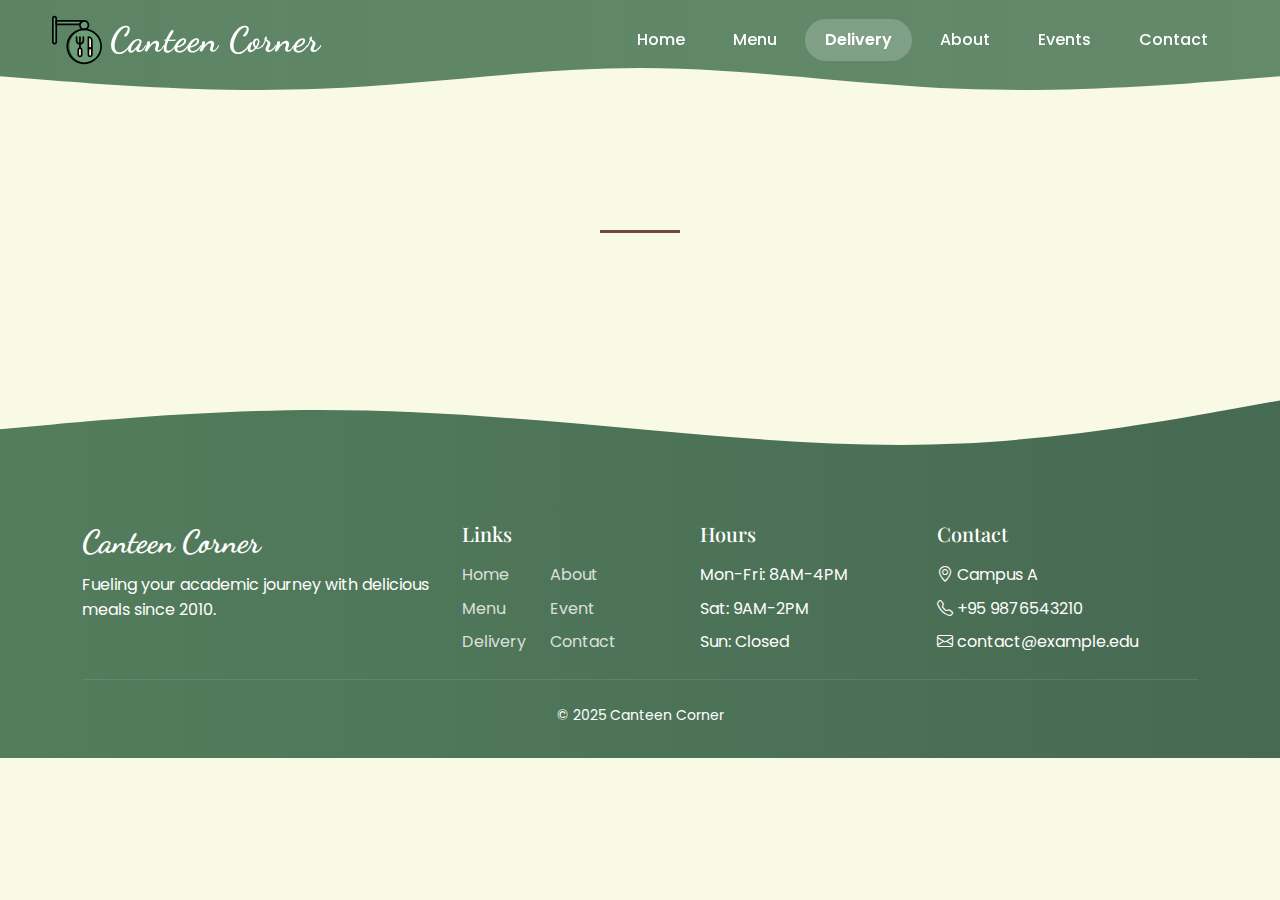
<file: delivery.html>
<!DOCTYPE html>
<html lang="en">
  <head>
    <meta charset="UTF-8" />
    <meta name="viewport" content="width=device-width, initial-scale=1.0" />
    <title>Delivery | Canteen Corner</title>
    <link rel="shortcut icon" href="./images/layout_logo.svg" type="image/x-icon" />

    <!-- Custom CSS -->
    <link rel="stylesheet" href="/styles/main.css" />
    <link rel="stylesheet" href="/styles/delivery.css" />
  </head>
  <body>
    <!-- Navbar -->
    <nav class="navbar navbar-expand-lg navbar-dark">
      <div class="container-fluid navbar-container">
        <a class="navbar-brand" href="index.html">
          <img src="/images/layout_logo.svg" width="50" height="50" alt="" />
          Canteen Corner
        </a>
        <button
          class="navbar-toggler"
          type="button"
          data-bs-toggle="collapse"
          data-bs-target="#navbarNav"
          aria-controls="navbarNav"
          aria-expanded="false"
          aria-label="Toggle navigation"
        >
          <i class="bi bi-list"></i>
        </button>
        <div class="collapse navbar-collapse" id="navbarNav">
          <ul class="navbar-nav ms-auto">
            <li class="nav-item">
              <a class="nav-link" href="index.html">Home</a>
            </li>
            <li class="nav-item">
              <a class="nav-link" href="menu.html#breakfast">Menu</a>
            </li>
            <li class="nav-item active">
              <a class="nav-link" href="delivery.html">Delivery</a>
            </li>
            <li class="nav-item">
              <a class="nav-link" href="about.html">About</a>
            </li>
            <li class="nav-item">
              <a class="nav-link" href="event.html">Events</a>
            </li>
            <li class="nav-item">
              <a class="nav-link" href="contact.html">Contact</a>
            </li>
          </ul>
        </div>
      </div>
    </nav>

    <!-- Main Content -->
    <main class="main-content">
      <div class="container">
        <section class="">
          <h2 class="section-title"></h2>
        </section>
      </div>
    </main>

    <!-- Footer -->
    <footer class="footer">
      <div class="container footer-content">
        <div class="row">
          <div class="col-md-4 mb-4 mb-md-0">
            <h3 style="font-family: 'Dancing Script', cursive; font-size: 2rem">Canteen Corner</h3>
            <p class="mb-3">Fueling your academic journey with delicious meals since 2010.</p>
          </div>
          <div class="col-md col-6 mb-4 mb-md-0">
            <h4 class="h5 mb-3">Links</h4>
            <ul class="footer-links d-flex flex-row gap-4">
              <div>
                <li><a href="index.html">Home</a></li>
                <li><a href="menu.html#breakfast">Menu</a></li>
                <li><a href="delivery.html">Delivery</a></li>
              </div>
              <div>
                <li><a href="about.html">About</a></li>
                <li><a href="event.html">Event</a></li>
                <li><a href="contact.html">Contact</a></li>
              </div>
            </ul>
          </div>
          <div class="col-md col-6 mb-4 mb-md-0">
            <h4 class="h5 mb-3">Hours</h4>
            <ul class="footer-links">
              <li>Mon-Fri: 8AM-4PM</li>
              <li>Sat: 9AM-2PM</li>
              <li>Sun: Closed</li>
            </ul>
          </div>
          <div class="col-md-3">
            <h4 class="h5 mb-3">Contact</h4>
            <ul class="footer-links">
              <li><i class="bi bi-geo-alt"></i> Campus A</li>
              <li><i class="bi bi-telephone"></i> +95 9876543210</li>
              <li><i class="bi bi-envelope"></i> contact@example.edu</li>
            </ul>
          </div>
        </div>
        <div class="text-center pt-4" style="border-top: 1px solid rgba(255, 255, 255, 0.1)">
          <p class="mb-0 small">&copy; 2025 Canteen Corner</p>
        </div>
      </div>
    </footer>

    <!-- Bootstrap JS -->
    <script src="https://cdn.jsdelivr.net/npm/bootstrap@5.3.0/dist/js/bootstrap.bundle.min.js"></script>
  </body>
</html>
</file>
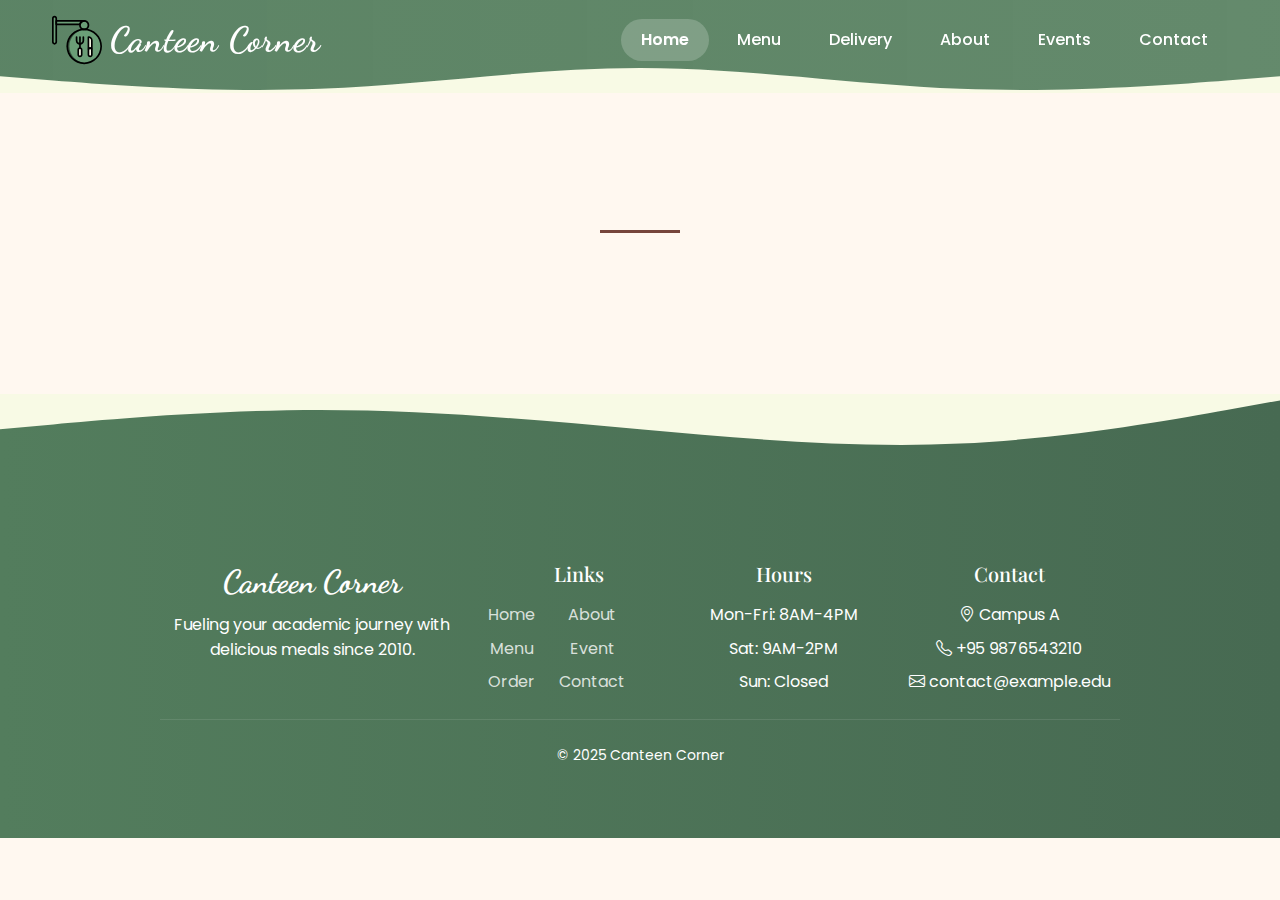
<file: event.html>
<!DOCTYPE html>
<html lang="en">
  <head>
    <meta charset="UTF-8" />
    <meta name="viewport" content="width=device-width, initial-scale=1.0" />
    <title>Canteen Corner - Event</title>
    <link rel="shortcut icon" href="./images/layout_logo.svg" type="image/x-icon" />

    <!-- Custom CSS -->
    <link rel="stylesheet" href="/styles/main.css" />
    <link rel="stylesheet" href="/styles/event.css" />
  </head>
  <body>
    <!-- Navbar -->
    <nav class="navbar navbar-expand-lg navbar-dark">
      <div class="container-fluid navbar-container">
        <a class="navbar-brand" href="index.html">
          <img src="/images/layout_logo.svg" width="50" height="50" alt="" />
          Canteen Corner
        </a>
        <button
          class="navbar-toggler"
          type="button"
          data-bs-toggle="collapse"
          data-bs-target="#navbarNav"
          aria-controls="navbarNav"
          aria-expanded="false"
          aria-label="Toggle navigation"
        >
          <i class="bi bi-list"></i>
        </button>
        <div class="collapse navbar-collapse" id="navbarNav">
          <ul class="navbar-nav ms-auto">
            <li class="nav-item active">
              <a class="nav-link" href="index.html">Home</a>
            </li>
            <li class="nav-item">
              <a class="nav-link" href="menu.html">Menu</a>
            </li>
            <li class="nav-item">
              <a class="nav-link" href="delivery.html">Delivery</a>
            </li>
            <li class="nav-item">
              <a class="nav-link" href="about.html">About</a>
            </li>
            <li class="nav-item">
              <a class="nav-link" href="event.html">Events</a>
            </li>
            <li class="nav-item">
              <a class="nav-link" href="contact.html">Contact</a>
            </li>
          </ul>
        </div>
      </div>
    </nav>

    <!-- Main Content -->
    <main class="main-content">
      <div class="container">
        <section class="">
          <h2 class="section-title"></h2>
        </section>
      </div>
    </main>

    <!-- Footer -->
    <footer class="footer">
      <div class="container footer-content">
        <div class="row">
          <div class="col-md-4 mb-4 mb-md-0">
            <h3 style="font-family: 'Dancing Script', cursive; font-size: 2rem">Canteen Corner</h3>
            <p class="mb-3">Fueling your academic journey with delicious meals since 2010.</p>
          </div>
          <div class="col-md col-6 mb-4 mb-md-0">
            <h4 class="h5 mb-3">Links</h4>
            <ul class="footer-links d-flex flex-row gap-4">
              <div>
                <li><a href="index.html">Home</a></li>
                <li><a href="menu.html">Menu</a></li>
                <li><a href="delivery.html">Order</a></li>
              </div>
              <div>
                <li><a href="about.html">About</a></li>
                <li><a href="event.html">Event</a></li>
                <li><a href="contact.html">Contact</a></li>
              </div>
            </ul>
          </div>
          <div class="col-md col-6 mb-4 mb-md-0">
            <h4 class="h5 mb-3">Hours</h4>
            <ul class="footer-links">
              <li>Mon-Fri: 8AM-4PM</li>
              <li>Sat: 9AM-2PM</li>
              <li>Sun: Closed</li>
            </ul>
          </div>
          <div class="col-md-3">
            <h4 class="h5 mb-3">Contact</h4>
            <ul class="footer-links">
              <li><i class="bi bi-geo-alt"></i> Campus A</li>
              <li><i class="bi bi-telephone"></i> +95 9876543210</li>
              <li><i class="bi bi-envelope"></i> contact@example.edu</li>
            </ul>
          </div>
        </div>
        <div class="text-center pt-4" style="border-top: 1px solid rgba(255, 255, 255, 0.1)">
          <p class="mb-0 small">&copy; 2025 Canteen Corner</p>
        </div>
      </div>
    </footer>

    <!-- Bootstrap JS -->
    <script src="https://cdn.jsdelivr.net/npm/bootstrap@5.3.0/dist/js/bootstrap.bundle.min.js"></script>
  </body>
</html>
</file>
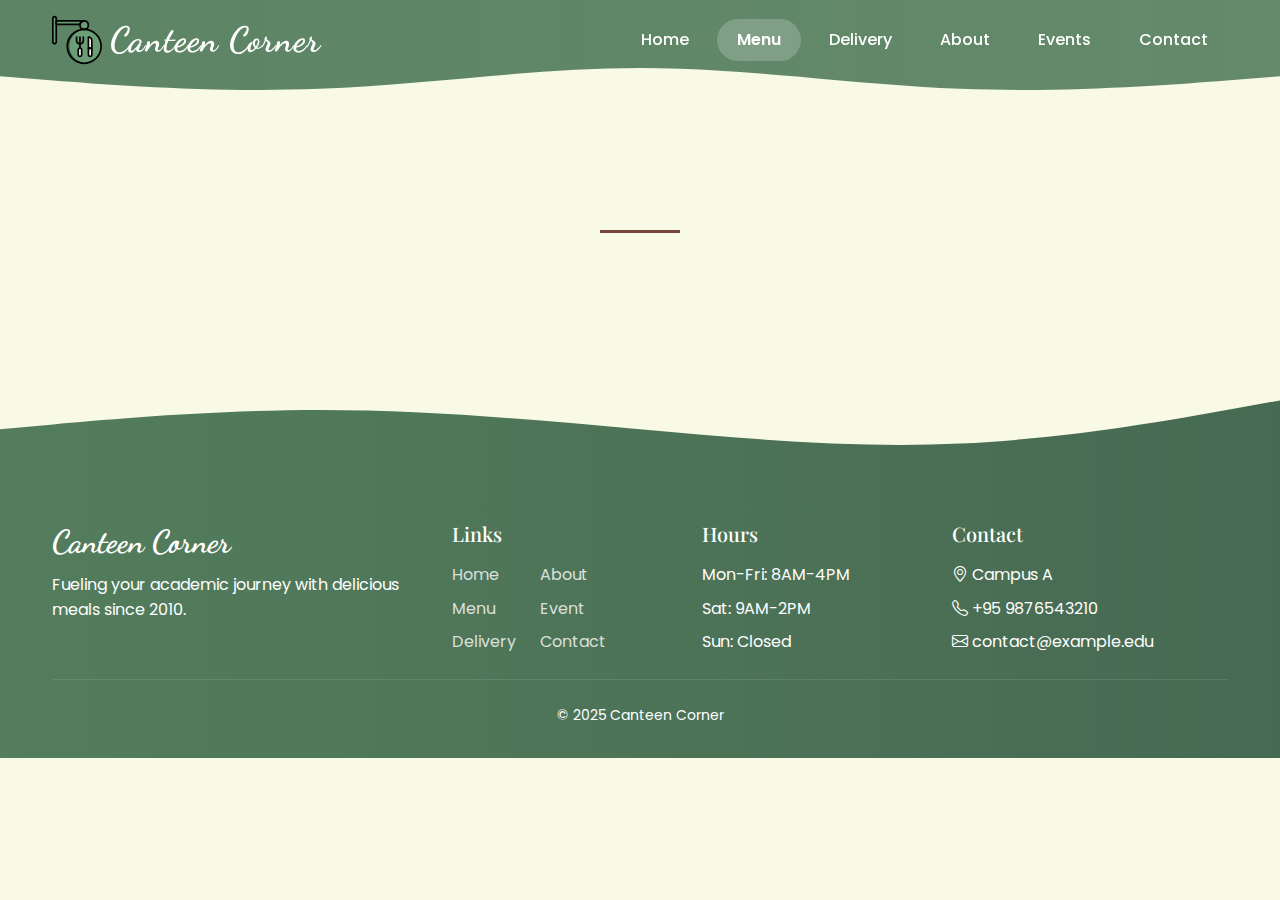
<file: menu.html>
<!DOCTYPE html>
<html lang="en">
  <head>
    <meta charset="UTF-8" />
    <meta name="viewport" content="width=device-width, initial-scale=1.0" />
    <title>Menu | Canteen Corner</title>
    <link rel="shortcut icon" href="./images/layout_logo.svg" type="image/x-icon" />

    <!-- Custom CSS -->
    <link rel="stylesheet" href="/styles/main.css" />
    <link rel="stylesheet" href="/styles/menu.css" />
  </head>
  <body>
    <!-- Navbar -->
    <nav class="navbar navbar-expand-lg navbar-dark">
      <div class="container-fluid navbar-container">
        <a class="navbar-brand" href="index.html">
          <img src="/images/layout_logo.svg" width="50" height="50" alt="" />
          Canteen Corner
        </a>
        <button
          class="navbar-toggler"
          type="button"
          data-bs-toggle="collapse"
          data-bs-target="#navbarNav"
          aria-controls="navbarNav"
          aria-expanded="false"
          aria-label="Toggle navigation"
        >
          <i class="bi bi-list"></i>
        </button>
        <div class="collapse navbar-collapse" id="navbarNav">
          <ul class="navbar-nav ms-auto">
            <li class="nav-item">
              <a class="nav-link" href="index.html">Home</a>
            </li>
            <li class="nav-item active">
              <a class="nav-link" href="menu.html#breakfast">Menu</a>
            </li>
            <li class="nav-item">
              <a class="nav-link" href="delivery.html">Delivery</a>
            </li>
            <li class="nav-item">
              <a class="nav-link" href="about.html">About</a>
            </li>
            <li class="nav-item">
              <a class="nav-link" href="event.html">Events</a>
            </li>
            <li class="nav-item">
              <a class="nav-link" href="contact.html">Contact</a>
            </li>
          </ul>
        </div>
      </div>
    </nav>

    <!-- Main Content -->
    <main class="main-content">
      <div class="container">
        <section class="">
          <h2 class="section-title"></h2>
        </section>
      </div>
    </main>

    <!-- Footer -->
    <footer class="footer">
      <div class="container footer-content">
        <div class="row">
          <div class="col-md-4 mb-4 mb-md-0">
            <h3 style="font-family: 'Dancing Script', cursive; font-size: 2rem">Canteen Corner</h3>
            <p class="mb-3">Fueling your academic journey with delicious meals since 2010.</p>
          </div>
          <div class="col-md col-6 mb-4 mb-md-0">
            <h4 class="h5 mb-3">Links</h4>
            <ul class="footer-links d-flex flex-row gap-4">
              <div>
                <li><a href="index.html">Home</a></li>
                <li><a href="menu.html#breakfast">Menu</a></li>
                <li><a href="delivery.html">Delivery</a></li>
              </div>
              <div>
                <li><a href="about.html">About</a></li>
                <li><a href="event.html">Event</a></li>
                <li><a href="contact.html">Contact</a></li>
              </div>
            </ul>
          </div>
          <div class="col-md col-6 mb-4 mb-md-0">
            <h4 class="h5 mb-3">Hours</h4>
            <ul class="footer-links">
              <li>Mon-Fri: 8AM-4PM</li>
              <li>Sat: 9AM-2PM</li>
              <li>Sun: Closed</li>
            </ul>
          </div>
          <div class="col-md-3">
            <h4 class="h5 mb-3">Contact</h4>
            <ul class="footer-links">
              <li><i class="bi bi-geo-alt"></i> Campus A</li>
              <li><i class="bi bi-telephone"></i> +95 9876543210</li>
              <li><i class="bi bi-envelope"></i> contact@example.edu</li>
            </ul>
          </div>
        </div>
        <div class="text-center pt-4" style="border-top: 1px solid rgba(255, 255, 255, 0.1)">
          <p class="mb-0 small">&copy; 2025 Canteen Corner</p>
        </div>
      </div>
    </footer>

    <!-- Bootstrap JS -->
    <script src="https://cdn.jsdelivr.net/npm/bootstrap@5.3.0/dist/js/bootstrap.bundle.min.js"></script>
  </body>
</html>
</file>
<file: styles/home.css>
/* Announcement Ticker Styles */
.announcement-ticker {
  background-color: var(--accent);
  color: white;
  padding: 0.75rem 0;
  position: relative;
  z-index: 999;
  box-shadow: 0 2px 10px rgba(0, 0, 0, 0.1);
  overflow: hidden;
}

.ticker-content {
  display: flex;
  align-items: center;
  justify-content: center;
  gap: 1rem;
  animation: ticker-scroll 20s linear infinite;
}

.ticker-icon {
  font-size: 1.25rem;
}

.ticker-text {
  font-family: "Poppins", sans-serif;
  font-weight: 500;
  font-size: 1rem;
}

@keyframes ticker-scroll {
  0% {
    transform: translateX(100%);
  }
  100% {
    transform: translateX(-100%);
  }
}

@media (max-width: 768px) {
  .ticker-content {
    animation: ticker-scroll 10s linear infinite;
  }

  .ticker-text {
    font-size: 0.9rem;
  }
}

/* hero section */
.hero-section h1 {
  font-family: "Dancing Script", cursive;
  font-size: 4.5rem;
  text-shadow: 2px 2px 4px rgba(0, 0, 0, 0.3);
  color: white;
}

.hero-section p {
  font-family: "Poppins", sans-serif;
  font-weight: 300;
  font-size: 1.5rem;
  letter-spacing: 1px;
  color: white;
  text-shadow: 1px 1px 2px rgba(0, 0, 0, 0.3);
}

.hero-section {
  background: linear-gradient(rgba(83, 125, 93, 0.3), rgba(83, 125, 93, 0.4)),
    url("../images/home/canteen-hero.jpg") no-repeat center center;
  background-size: cover;
  height: calc(100vh - var(--nav-height));
  display: flex;
  align-items: center;
  position: relative;
  overflow: hidden;
}

.hero-section::before {
  content: "";
  position: absolute;
  top: 0;
  left: 0;
  width: 100%;
  height: 100%;
  background: radial-gradient(circle at 20% 50%, rgba(255, 214, 224, 0.2) 0%, transparent 40%),
    radial-gradient(circle at 80% 70%, rgba(193, 240, 230, 0.2) 0%, transparent 40%);
  pointer-events: none;
}

/* Carousel Styles */
.carousel-container {
  margin: 4rem 0;
  position: relative;
  overflow: hidden;
}

.carousel-container::before {
  content: "";
  position: absolute;
  width: 100px;
  height: 100px;
  background-color: var(--soft-pink);
  border-radius: 50%;
  filter: blur(60px);
  top: -30px;
  left: -30px;
  z-index: -1;
  opacity: 0.6;
}

.carousel-container::after {
  content: "";
  position: absolute;
  width: 120px;
  height: 120px;
  background-color: var(--light-teal);
  border-radius: 50%;
  filter: blur(60px);
  bottom: -40px;
  right: -40px;
  z-index: -1;
  opacity: 0.6;
}

.carousel-item {
  height: 500px;
  background-size: cover;
  background-position: center;
  border-radius: 15px;
  overflow: hidden;
  box-shadow: 0 15px 30px rgba(0, 0, 0, 0.1);
}

.carousel-caption {
  background: rgba(83, 125, 93, 0.85);
  padding: 2rem;
  border-radius: 10px;
  bottom: 20%;
  left: 10%;
  right: 10%;
  backdrop-filter: blur(5px);
}

.carousel-caption h3 {
  font-family: "Poppins", sans-serif;
  font-weight: 600;
}

.carousel-caption p {
  font-family: "Poppins", sans-serif;
}

.carousel-indicators button {
  width: 12px !important;
  height: 12px !important;
  border-radius: 50%;
  margin: 0 8px;
  border: 2px solid white;
  background-color: transparent;
}

.carousel-indicators button.active {
  background-color: white;
}

.carousel-control-prev,
.carousel-control-next {
  width: 5%;
  opacity: 1;
}

.carousel-control-prev-icon,
.carousel-control-next-icon {
  background-color: var(--footer);
  border-radius: 50%;
  width: 40px;
  height: 40px;
  background-size: 60%;
  box-shadow: 0 2px 10px rgba(0, 0, 0, 0.2);
}

@media (max-width: 768px) {
  .carousel-item {
    height: 400px;
  }

  .carousel-caption {
    bottom: 10%;
    left: 5%;
    right: 5%;
    padding: 1rem;
  }

  .carousel-control-prev,
  .carousel-control-next {
    display: none;
  }
  .hero-section h1 {
    font-size: 3rem;
  }

  .hero-section p {
    font-size: 1.2rem;
  }
}

/* Features Section */
.feature-item {
  padding: 2rem 1rem;
  transition: all 0.3s ease;
}

.feature-icon-wrapper {
  width: 60px;
  height: 60px;
  margin: 0 auto;
  display: flex;
  align-items: center;
  justify-content: center;
  background-color: rgba(118, 69, 59, 0.1);
  border-radius: 50%;
  transition: all 0.3s ease;
}

.feature-icon {
  font-size: 2rem;
  color: var(--accent);
}

.feature-item h3 {
  color: var(--text);
  font-family: "Poppins", sans-serif;
  font-weight: 600;
}

.feature-item p {
  color: #666;
  max-width: 300px;
  margin: 0 auto;
}

.feature-item:hover .feature-icon-wrapper {
  background-color: var(--accent);
  transform: scale(1.1);
}

.feature-item:hover .feature-icon {
  color: white;
}

.feature-item:hover h3 {
  color: var(--accent);
}

@media (max-width: 768px) {
  .feature-item {
    padding: 1.5rem 0;
  }

  .feature-icon-wrapper {
    width: 70px;
    height: 70px;
  }
}

/* menu highlight section */
.menu-highlight h3 {
  font-family: "Poppins", sans-serif;
  font-weight: 600;
}

.menu-highlight {
  background-color: var(--card-bg);
  color: white;
  border-radius: 15px;
  overflow: hidden;
  box-shadow: 0 10px 20px rgba(0, 0, 0, 0.1);
  position: relative;
  overflow: hidden;
}

.menu-highlight::before {
  content: "";
  position: absolute;
  width: 200px;
  height: 200px;
  background: radial-gradient(circle, rgba(255, 255, 255, 0.1) 0%, transparent 70%);
  top: -50px;
  right: -50px;
}

.menu-highlight::after {
  content: "";
  position: absolute;
  width: 150px;
  height: 150px;
  background: radial-gradient(circle, rgba(255, 255, 255, 0.1) 0%, transparent 70%);
  bottom: -50px;
  left: -50px;
}

.menu-item {
  border-bottom: 1px dashed rgba(255, 255, 255, 0.3);
  padding: 1rem 0;
  position: relative;
  z-index: 1;
}

.menu-item:last-child {
  border-bottom: none;
}

/* testimonial section */
.testimonial-card {
  background-color: white;
  border-radius: 15px;
  padding: 2rem;
  box-shadow: 0 5px 15px rgba(0, 0, 0, 0.05);
  position: relative;
  overflow: hidden;
}

.testimonial-card::before {
  content: "";
  position: absolute;
  font-family: "Playfair Display", serif;
  font-size: 5rem;
  color: rgba(83, 125, 93, 0.1);
  top: 10px;
  left: 20px;
  line-height: 1;
}

.testimonial-card p {
  font-family: "Poppins", sans-serif;
  font-style: italic;
  font-weight: 300;
}

.testimonial-author {
  font-weight: 600;
  color: var(--accent);
  margin-top: 1.5rem;
  font-family: "Poppins", sans-serif;
}

/* News & Events Styles */
.news-card {
  background-color: white;
  border-radius: 15px;
  box-shadow: 0 5px 15px rgba(0, 0, 0, 0.05);
  transition: all 0.3s ease;
  border-left: 4px solid var(--accent);
  height: 100%;
}

.news-card:hover {
  transform: translateY(-5px);
  box-shadow: 0 10px 25px rgba(0, 0, 0, 0.1);
}

.news-card h4 {
  font-family: "Poppins", sans-serif;
  font-weight: 600;
  color: var(--text);
  margin-bottom: 1rem;
}

.news-card p {
  color: #666;
  margin-bottom: 1.5rem;
}

.about .section-title::after,
.delivery .section-title::after {
  left: 10%;
}
</file>
<file: styles/about.css>
/* Team Section */
.team-card {
  background: white;
  border-radius: 15px;
  transition: all 0.3s ease;
  height: 100%;
  position: relative;
  overflow: hidden;
}

.team-card::after {
  content: "";
  position: absolute;
  width: 100%;
  height: 5px;
  bottom: 0;
  left: 0;
  background: linear-gradient(to right, var(--soft-pink), var(--light-teal));
}

.team-card:hover {
  transform: translateY(-10px);
  box-shadow: 0 15px 30px rgba(0, 0, 0, 0.1);
}

.team-img-wrapper {
  width: 150px;
  height: 150px;
  margin: 0 auto;
  border: 5px solid rgba(118, 69, 59, 0.1);
  border-radius: 50%;
  padding: 5px;
}

.team-img-wrapper img {
  width: 100%;
  height: 100%;
  object-fit: cover;
}

/* Timeline */
.timeline {
  position: relative;
  max-width: 1200px;
  margin: 0 auto;
  padding-left: 50px;
}

.timeline::after {
  content: "";
  position: absolute;
  width: 6px;
  background-color: rgba(118, 69, 59, 0.1);
  top: 0;
  bottom: 0;
  left: 20px;
  margin-left: -3px;
  border-radius: 10px;
}

.timeline-item {
  padding: 10px 40px;
  position: relative;
  background-color: inherit;
  width: 100%;
  margin-bottom: 30px;
}

.timeline-badge {
  position: absolute;
  width: 40px;
  height: 40px;
  left: -10px;
  border-radius: 50%;
  z-index: 1;
  display: flex;
  align-items: center;
  justify-content: center;
  color: white;
  font-weight: bold;
  font-family: "Poppins", sans-serif;
}

.timeline-panel {
  padding: 20px;
  background-color: white;
  border-radius: 15px;
  box-shadow: 0 5px 15px rgba(0, 0, 0, 0.05);
}

.timeline-panel h4 {
  color: var(--accent);
  margin-bottom: 1rem;
}

@media (max-width: 768px) {
  .team-img-wrapper {
    width: 120px;
    height: 120px;
  }

  .timeline {
    padding-left: 30px;
  }

  .timeline::after {
    left: 15px;
  }
}
</file>
<file: styles/contact.css>
/* Aside */
aside {
  width: 30%;
  height: 350px;
  background-color: #fdfaf8;
  margin-left: 30px;
  margin-top: 30px;
  border-radius: 10%;
  box-shadow: 0 5px 15px rgba(0, 0, 0, 0.05);
  border: 3px solid var(--text);
}

.contactinfo {
  padding-top: 20px;
  padding-left: 30px;
}

.contactinfo table {
  width: 300px;
  height: 100px;
}
.contacthr {
  padding-top: 20px;
  padding-left: 30px;
}
.map {
  width: 50%;
  height: 350px;

  margin-top: 30px;
  margin-left: 80px;
  box-shadow: 0 5px 15px rgba(0, 0, 0, 0.05);
}

.map iframe {
  width: 100%;
  height: 100%;
  border-radius: 10px;
}

.aside {
  display: flex;
}
/* feedback */
#feedback {
  width: 100%;
  height: 500px;

  display: flex;
}
.fb-form {
  width: 40%;
  height: 500px;
}

#feedback .fb-review {
  display: flex;
  justify-content: space-evenly;
  align-items: center;
}

#feedback .fb-review div {
  padding-left: 30px;
}

/* Volunteer Section */
.body h2 {
  padding-top: 30px;
}
.body {
  font-family: "Times New Roman";
  background-color: var(--bg-main);
  display: flex;
  justify-content: center;
  align-content: center;
  padding: 20px;
  box-sizing: border-box;
  min-height: 100vh;
}
.h1 {
  text-align: center;
  color: var(--bg-main);
  margin-bottom: 30px;
  padding-top: 0px;
  font-weight: 200px;
  font-size: 30px;
  border-bottom: 2px solid var(--bg-main);
}
.h2 {
  color: var(--bg-main);
  font-size: 30px;
  font-weight: 200px;
  padding-left: 10px;
}

.form {
  background-color: var(--card-bg);
  border: 1px 4px 3px 4px solid var(--text);
  padding: 10px;
  border-radius: 8px;
  margin: 20px auto;
  max-width: 500px;
  box-shadow: 4px 8px rgba(0, 0, 0, 0.1);
  background-color: var(--text);
}
.part-1 {
  margin-bottom: 50px;
}
.part-2 {
  color: var(--bg-main);
}
.form-group {
  /* color: var(--text); */

  padding-top: 15px;
  margin-bottom: 15px;
}
.form-group label {
  display: block;
  margin-bottom: 8px;
  color: var(--bg-main);
  font-weight: 500;
}
.form-group input[type="text"],
.form-group input[type="email"],
.form-group input[type="number"],
.form-group input[type="date"] {
  width: 90%;
  padding: 8px 10px;
  border: 1px solid var(--text);
  border-radius: 8px;
  box-sizing: border-box;
  font-size: 16px;
  margin-bottom: 5px;
}
.form-group input[type="text"]:focus,
.form-group input[type="email"]:focus,
.form-group input[type="number"]:focus,
.form-group input[type="date"]:focus {
  border-color: var(--text);
  outline: none;
}
.pt2 {
  color: var(--bg-main);
  font-size: 30px;
  font-weight: 200px;
  padding-left: 10px;
}

.note1 {
  font-size: 20px;
  color: var(--bg-main);
  padding-left: 20px;
}
.note2 {
  font-size: 20px;
  color: var(--bg-main);
}
.form-group3 {
  font-size: 18px;
  color: var(--bg-main);
}
.form-group3 label {
  padding-left: 10px;
}
.radio-group1 {
  display: flex;
  flex-wrap: wrap;
  gap: 20px;
  margin-top: 40px;
}

.group2 {
  font-size: 15px;
  color: var(--bg-main);
}

.group2 label {
  font-size: 17px;
  display: flex;
  align-items: center;
  cursor: pointer;
  font-weight: 100;
  color: var(--bg-main);
}
.group2 input [type="radio"] {
  margin-right: 8px;
  transform: scale(1.2);
}
.radio-group label {
  display: flex;
  align-items: center;
  cursor: pointer;
  font-weight: 200;
}
.radio-group input[type="radio"] {
  margin-right: 8px;
  transform: scale(1.2);
}
.button-group {
  display: flex;
  justify-content: center;
  gap: 30px;
  margin-top: 30px;
}
.button-group button {
  padding: 12px 25px;
  border: none;
  border-radius: 8px;
  cursor: pointer;
  font-size: 17px;
  font-weight: 600;
  transition: background-color 0.3s ease, transform 0.2s ease, box-shadow 0.3s ease;
  box-shadow: 0 4px 8px rgba(0, 0, 0, 0.1);
}
.button-group button.submit-btn {
  background-color: var(--footer);
  color: white;
}
.button-group button.submit-btn:hover {
  background-color: var(--bg-main);
  transform: translateY(-2px);
  box-shadow: 0 6px 12px rgba(0, 0, 0, 0.15);
}
.button-group button.clear-btn {
  background-color: var(--card-bg);
  color: white;
}
.button-group button.clear-btn:hover {
  background-color: white;
  transform: translateY(-2px);
  box-shadow: 0 6px 12px rgba(0, 0, 0, 0.15);
}
.note {
  text-align: center;
  margin-top: 25px;
  font-size: 20px;
  color: var(--bg-main);
}
input {
  accent-color: var(--footer);
}
</file>
<file: styles/delivery.css>
.card-container {
  display: flex;
  flex-wrap: wrap;
  justify-content: center;
  margin: 40px auto;
  max-width: 1100px;
  gap: 30px;
  padding: 0 20px;
}

.card {
  background-color: #fff;
  border-radius: 16px;
  box-shadow: 0 8px 16px rgba(0, 0, 0, 0.15);
  padding: 30px;
  width: 300px;
  text-align: center;
  transition: transform 0.3s ease, box-shadow 0.3s ease;
}

.card:hover {
  transform: translateY(-10px);
  box-shadow: 0 12px 24px rgba(0, 0, 0, 0.2);
}

.card h2 {
  --text: #76453b;
  font-size: 24px;
  margin-bottom: 15px;
}

.card p {
  color: #555;
  font-size: 16px;
  margin-bottom: 20px;
}

.card button {
  background-color: #537d5d;
  color: white;
  border: none;
  border-radius: 8px;
  padding: 10px 20px;
  font-size: 16px;
  cursor: pointer;
  transition: background-color 0.3s ease;
}

.card button:hover {
  background-color: #204328;
}
/* FAQ Section Styles */
.faq-section {
  background-color: var(--bg-main);
}

.accordion-button {
  background-color: white;
  color: var(--text);
  font-family: "Poppins", sans-serif;
  font-weight: 500;
  padding: 1.25rem 1.5rem;
  box-shadow: 0 2px 10px rgba(0, 0, 0, 0.05);
  transition: all 0.3s ease;
}

.accordion-button:not(.collapsed) {
  background-color: white;
  color: var(--accent);
  box-shadow: 0 2px 10px rgba(0, 0, 0, 0.1);
}

.accordion-button:focus {
  border-color: var(--accent);
  box-shadow: 0 0 0 0.25rem rgba(118, 69, 59, 0.1);
}

.accordion-body {
  background-color: var(--card-bg);
  padding: 1.5rem;
  font-family: "Poppins", sans-serif;
  color: white;
  border-radius: 0 0 12px 12px;
}

/* Responsive adjustments */
@media (max-width: 768px) {
  .accordion-button {
    padding: 1rem;
    font-size: 0.95rem;
  }

  .accordion-body {
    padding: 1rem;
  }
}
/* Delivery Customer Feedback */
.testimonial-card {
  background-color: white;
  border-radius: 15px;
  padding: 2rem;
  box-shadow: 0 5px 15px rgba(0, 0, 0, 0.05);
  position: relative;
  overflow: hidden;
}

.testimonial-card::before {
  content: "";
  position: absolute;
  font-family: "Playfair Display", serif;
  font-size: 5rem;
  color: rgba(83, 125, 93, 0.1);
  top: 10px;
  left: 20px;
  line-height: 1;
}

.testimonial-author {
  font-weight: 600;
  color: var(--accent);
  margin-top: 1.5rem;
  font-family: "Poppins", sans-serif;
}
</file>
<file: styles/event.css>
body {
      font-family: 'Poppins', sans-serif;
      margin: 0;
      background: #fff8f0;
      color: #333;
    }

    header {
      background: url('https://source.unsplash.com/1600x400/?food-party') center/cover no-repeat;
      height: 300px;
      display: flex;
      align-items: center;
      justify-content: center;
      color: white;
      text-shadow: 2px 2px 5px rgba(0,0,0,0.7);
    }

    header h1 {
      font-size: 3rem;
    }

    .container {
      max-width: 1000px;
      margin: 40px auto;
      padding: 0 20px;
    }

    /* h2 {
      text-align: center;
      margin-bottom: 40px;
      color: #f28b30;
    } */

    .events {
      display: flex;
      flex-direction: column;
      gap: 30px;
    }

    .event {
      display: flex;
      gap: 20px;
      align-items: center;
      background: #fff;
      border-radius: 8px;
      padding: 20px;
      box-shadow: 2px 2px 12px rgba(0,0,0,0.1);
    }
    

    .calendar-box {
      background: #fff;
      border: 2px solid #f1a661;
      width: 100px;
      height: 100px;
      text-align: center;
      border-radius: 8px;
      flex-shrink: 0;
      display: flex;
      flex-direction: column;
    }

    .calendar-box .month {
      background: #f1a661;
      color: white;
      padding: 5px;
      font-weight: bold;
      border-top-left-radius: 6px;
      border-top-right-radius: 6px;
    }

    .calendar-box .day {
      font-size: 2rem;
      margin: auto 0;
      font-weight: bold;
    }

    .info h3 {
      margin: 0 0 5px;
      color: #333;
    }

    .info p {
      margin-bottom: 20px;
      line-height: 1.5;
    }

    @media (max-width: 700px) {
      .event {
        flex-direction: column;
        text-align: center;
      }
      .calendar-box {
        margin-bottom: 10px;
      }
    }
    .event-photos {
      display: grid;
      grid-template-columns: repeat(auto-fit, minmax(200px, 1fr));
      gap: 15px;
      
    }
    .event-photos img {
      width: 100%;
      border-radius: 8px;
      
    }
    footer {
      text-align: center;
      color: #777;
      padding: 20px;
    }

    /* KSH */
    .rsvp-btn {
      text-decoration: none;
      background-color: #4682A9;   
      color: white;               
      border: none;                
      padding: 8px 18px;         
      font-size: 16px;              
      border-radius: 8px;          
      cursor: pointer;              
      transition: background-color 0.3s ease, transform 0.2s ease;
    }

    .rsvp-btn:hover {
      background-color: #749BC2; 
      transform: scale(1.05);       
    }

    /* body {
      margin: 0;
      padding: 0;
      background-color: #FFFBDE;
      display: flex;
      justify-content: center;
      align-items: center;
      height: 100vh;
    } */
    .manual-carousel-wrapper {
      position: relative;
      width: 75%;
      aspect-ratio: 16 / 10;
      margin: 40px auto;
      overflow: hidden;
      border-radius: 12px;
      box-shadow: 0 6px 20px rgba(0, 0, 0, 0.15);
    }

    .manual-carousel {
      display: flex;
      transition: transform 0.5s ease-in-out;
      height: 100%;
    }

    .carousel-slide {
      width: 100%;
      flex-shrink: 0;
      object-fit: cover;
    }

/* Navigation Buttons */
    .carousel-btn {
      position: absolute;
      top: 50%;
      transform: translateY(-50%);
      background-color: rgba(70, 130, 169, 0.8);
      color: white;
      border: none;
      padding: 10px 16px;
      font-size: 24px;
      cursor: pointer;
      z-index: 10;
      border-radius: 50%;
      transition: background-color 0.3s ease;
    }

    .carousel-btn:hover {
      background-color: rgba(116, 155, 194, 0.9);
    }

    .carousel-btn.left {
      left: 10px;
    }

    .carousel-btn.right {
      right: 10px;
    }
</file>
<file: styles/menu.css>
* {
  box-sizing: border-box;
  margin: 0;
  padding: 0;
  scroll-behavior: smooth;
  font-family: "Poppins", "Segoe UI", Tahoma, Geneva, Verdana, sans-serif;
}

.container {
  max-width: 1200px;
  margin: auto;
}

.tabs {
  display: flex;
  flex-wrap: wrap;
  justify-content: center;
  gap: 30px;
  margin-bottom: 40px;
}

.tabs button {
  background-color: transparent;
  border: 2px solid var(--text);
  color: var(--text);
  font-size: 1.2rem;
  padding: 5px 25px;
  border-radius: 40px;
  cursor: pointer;
  transition: 0.3s;
}

.tab-content {
  display: none;
}

.tab-content:target {
  display: block;
}

.tab-content:first-of-type {
  display: block;
}

.tab-btn {
  background-color: transparent;
  border: 2px solid var(--text);
  color: var(--text);
  font-size: 1.2rem;
  padding: 5px 25px;
  border-radius: 40px;
  cursor: pointer;
  text-decoration: none;
  transition: 0.3s;
}

.tab-btn:focus,
.tab-btn:hover {
  background-color: var(--text);
  color: var(--bg-main);
}

.menu-grid {
  display: grid;
  grid-template-columns: repeat(auto-fit, minmax(280px, 1fr));
  gap: 30px;
}

.card {
  display: flex;
  flex-direction: row;
  background-color: transparent;
  padding: 30px 20px;
  border-radius: 16px;
  border: 1px dashed #537d5d;
  text-align: center;
  transition: transform 0.3s;
}

.card:hover {
  transform: translateY(-5px);
}

.card img {
  width: 40%;
  height: 150px;
  object-fit: cover;
  border-radius: 12px;
}
.card .card-content {
  padding-left: 25px;
  text-align: left;
}
.card h3 {
  font-size: 1.2rem;
  margin-bottom: 5px;
}

.card p {
  font-size: 1rem;
  color: var(--card-bg);
  margin-bottom: 15px;
}

.view-btn {
  background-color: var(--bg-main);
  border: 2px solid var(--text);
  color: var(--text);
  margin-top: 20px;
  padding: 5px 25px;
  border-radius: 30px;
  cursor: pointer;
  transition: 0.3s;
}

.view-btn:hover {
  /* background-color: ; */
  color: #000;
}

#sliders{
  margin-top: 100px;
}
#sliders h2{
  margin-bottom: 50px;
}
.carousel{
  border: 5px solid var(--footer);
}
.carousel-item {
  height: 450px;
}

.carousel-item img {
  object-fit: cover;
  height: 100%;
  width: 100%;
}
.carousel-caption{
  color: var(--text);
  backdrop-filter: blur(5px);
  background-color: var(--bg-main);
}

.carousel-caption h5{
  font-size: 2rem;
}
.carousel-caption p{
  font-size: 1.5rem;
}
</file>
<file: styles/main.css>
/* bootstrap css */
@import url("https://cdn.jsdelivr.net/npm/bootstrap@5.3.7/dist/css/bootstrap.min.css");

/* bootstrap icon */
@import url("https://cdn.jsdelivr.net/npm/bootstrap-icons@1.13.1/font/bootstrap-icons.min.css");

/* google fonts */
@import url("https://fonts.googleapis.com/css2?family=Playfair+Display:wght@700&family=Poppins:wght@300;400;600;700&family=Dancing+Script:wght@700&display=swap");

:root {
  --footer: #537d5d;
  --bg-main: #f8fae5;
  --card-bg: #b19470;
  --text: #76453b;
  --accent: #76453b;
  --nav-height: 90px;
  --soft-pink: #ffd6e0;
  --light-teal: #c1f0e6;
}

body {
  background-color: var(--bg-main);
  color: var(--text);
  font-family: "Poppins", "Segoe UI", Tahoma, Geneva, Verdana, sans-serif;
  padding-top: var(--nav-height);
  line-height: 1.6;
}

/* Typography */
h1,
h2,
h3,
h4,
h5,
h6 {
  font-family: "Playfair Display", serif;
  font-weight: 700;
  line-height: 1.3;
}

/* 
 Navbar 
*/
.navbar {
  min-height: var(--nav-height);
  background: linear-gradient(to right, rgba(83, 125, 93, 0.95), rgba(83, 125, 93, 0.9));
  position: fixed;
  top: 0;
  width: 100%;
  z-index: 1000;
  padding: 0 1rem;
  backdrop-filter: blur(5px);
}

/* Wavy bottom edge  */
.navbar:not(.show)::after {
  content: "";
  position: absolute;
  bottom: -3px;
  left: 0;
  width: 100%;
  height: 20px;
  background: url("data:image/svg+xml,%3Csvg xmlns='http://www.w3.org/2000/svg' viewBox='0 0 1440 30' preserveAspectRatio='none'%3E%3Cpath fill='%23f8fae5' d='M0,10L60,15C120,20,240,30,360,25C480,20,600,0,720,0C840,0,960,20,1080,25C1200,30,1320,20,1380,15L1440,10L1440,30L1380,30C1320,30,1200,30,1080,30C960,30,840,30,720,30C600,30,480,30,360,30C240,30,120,30,60,30L0,30Z'%3E%3C/path%3E%3C/svg%3E")
    no-repeat bottom;
  background-size: 100% 100%;
  z-index: -1;
}

.navbar-container {
  max-width: 1200px;
  margin: 0 auto;
  margin-bottom: 10px;
  width: 100%;
}

.navbar-brand {
  font-family: "Dancing Script", cursive;
  font-weight: 700;
  font-size: clamp(1.8rem, 5vw, 2.2rem);
  color: white !important;
  letter-spacing: 1px;
  display: flex;
  align-items: center;
  gap: 0.5rem;
}

.navbar-brand img {
  font-size: 1.5rem;
  transition: transform 0.3s ease;
}

.navbar-brand:hover img {
  transform: scale(1.3);
}

/* Navigation links */
.navbar-nav {
  gap: 0.5rem;
  padding: 1rem 0;
  align-items: center;
}

.nav-link {
  color: white !important;
  font-weight: 500;
  padding: 0.5rem 1rem !important;
  border-radius: 50px;
  transition: all 0.3s ease;
  font-family: "Poppins", sans-serif;
  text-align: center;
}

.nav-link:hover {
  background: rgba(255, 255, 255, 0.15);
}

.nav-item {
  width: fit-content;
}

/* Active link */
.nav-item.active .nav-link {
  font-weight: 600;
  background: rgba(255, 255, 255, 0.2);
}

/* Mobile menu button */
.navbar-toggler {
  border: none;
  color: white;
  font-size: 1.75rem;
  padding: 0.5rem;
}

/* Mobile menu */
.navbar-collapse {
  margin: 0 -1rem;
  padding: 0 1rem;
  border-top: 1px solid rgba(255, 255, 255, 0.1);
}

/* Desktop styles */
@media (min-width: 992px) {
  .navbar {
    padding: 0 2rem;
  }

  .navbar-collapse {
    background: transparent;
    margin: 0;
    padding: 0;
    border-top: none;
    box-shadow: none;
  }

  .navbar-nav {
    padding: 0;
  }

  .nav-link {
    padding: 0.5rem 1.25rem !important;
  }

  .navbar:not(.show)::after {
    bottom: -3px;
    height: 25px;
  }
}

/* 
  Footer 
*/
.footer {
  background: linear-gradient(to right, var(--footer), #476a52);
  color: white;
  padding: 8rem 0 2rem;
  position: relative;
  margin-top: 6rem;
  overflow: hidden;
}

.footer::before {
  content: "";
  position: absolute;
  top: -1rem;
  left: 0;
  width: 100%;
  height: 6rem;
  background: url("data:image/svg+xml,%3Csvg xmlns='http://www.w3.org/2000/svg' viewBox='0 0 1440 120' preserveAspectRatio='none'%3E%3Cpath fill='%23f8fae5' d='M0,64L60,58C120,52,240,40,360,40C480,40,600,52,720,64C840,76,960,88,1080,82C1200,76,1320,52,1380,40L1440,28L1440,0L1380,0C1320,0,1200,0,1080,0C960,0,840,0,720,0C600,0,480,0,360,0C240,0,120,0,60,0L0,0Z'%3E%3C/path%3E%3C/svg%3E")
    no-repeat bottom;
  background-size: 100% 100%;
  z-index: 1;
}

/* Footer content styling */
.footer-content {
  position: relative;
  z-index: 3;
}

.footer-links {
  list-style: none;
  padding: 0;
}

.footer-links li {
  margin-bottom: 0.5rem;
}

.footer-links a {
  color: rgba(255, 255, 255, 0.8);
  text-decoration: none;
}

/* Main Content Styles */
.main-content {
  padding: 5rem 0;
  position: relative;
}

.section-title {
  font-family: "Playfair Display", serif;
  color: var(--text);
  position: relative;
  margin-bottom: 3rem;
  text-align: center;
}

.section-title::after {
  content: "";
  position: absolute;
  width: 80px;
  height: 3px;
  bottom: -15px;
  left: 50%;
  transform: translateX(-50%);
  background-color: var(--accent);
}

/* button style */
.btn {
  font-family: "Poppins", sans-serif;
  font-weight: 500;
  letter-spacing: 0.5px;
  border-radius: 50px;
  padding: 0.75rem 2rem;
  transition: all 0.3s ease;
}

.btn-light {
  background-color: white;
  color: var(--text);
}

.btn-outline-light {
  border: 2px solid white;
}

.btn-outline-light:hover {
  background-color: white;
  color: var(--text);
}
</file>
